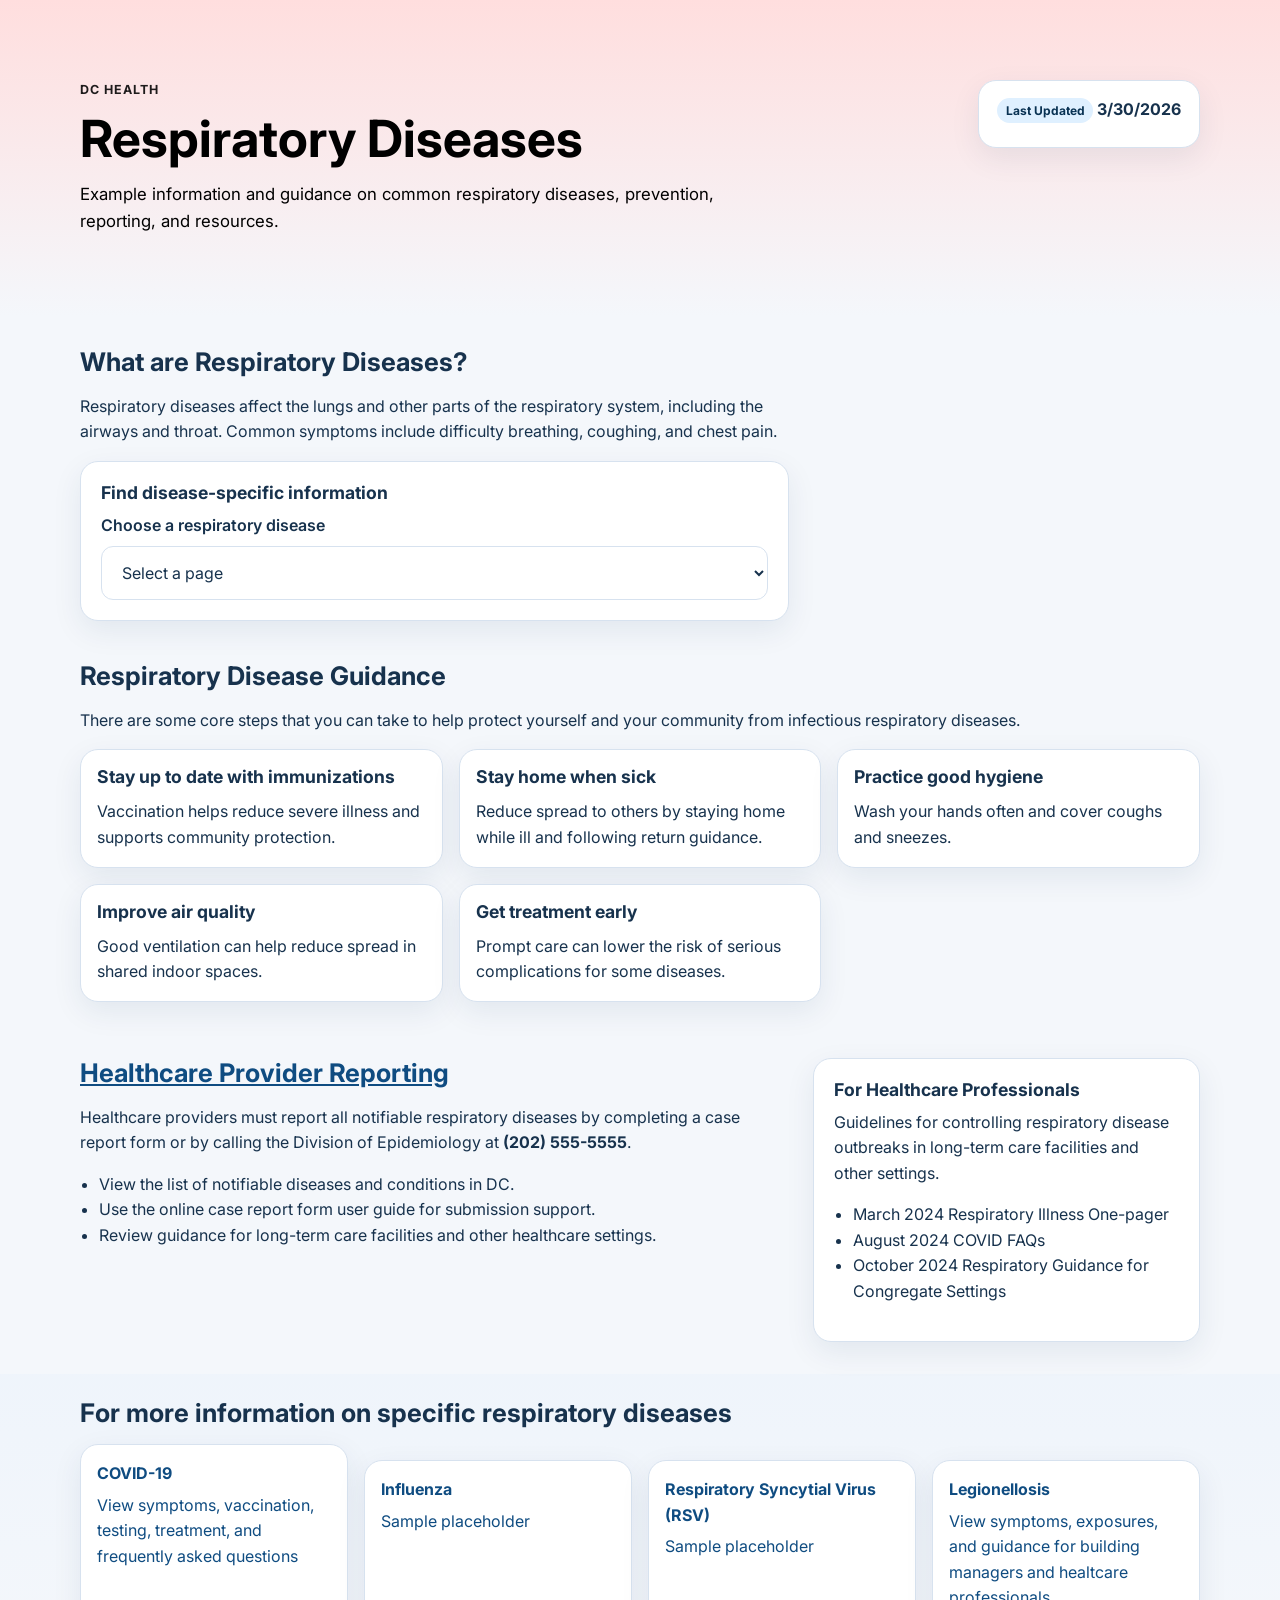
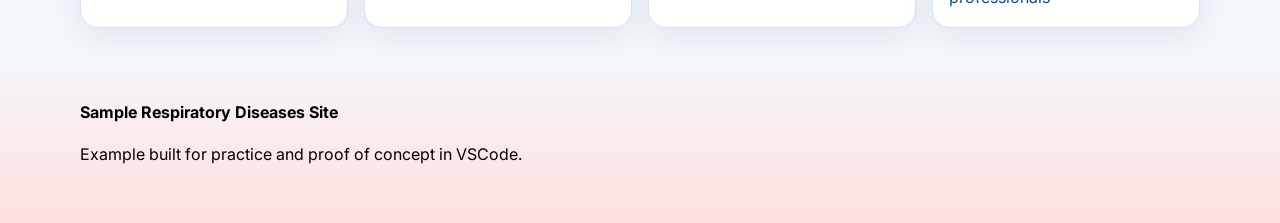
<file: index.html>
<!-- Pre-load info and picks style from the styles.css file page -->
<!DOCTYPE html>
<html lang="en">
<head>
  <meta charset="UTF-8" />
  <meta name="viewport" content="width=device-width, initial-scale=1.0" />
  <title>Respiratory Diseases | Sample Department of Health</title>
  <link rel="preconnect" href="https://fonts.googleapis.com">
  <link rel="preconnect" href="https://fonts.gstatic.com" crossorigin>
  <link href="https://fonts.googleapis.com/css2?family=Inter:wght@400;500;600;700;800&display=swap" rel="stylesheet">
  <link rel="stylesheet" href="styles.css" />
</head>
<!-- Header information -->
<body>
  <header class="topbar">
    <div class="container topbar-inner">
      <div>
        <div class="eyebrow">DC Health</div>
        <h1>Respiratory Diseases</h1>
        <p class="lede">Example information and guidance on common respiratory diseases, prevention, reporting, and resources.</p>
      </div>
      <div class="status-card">
        <span class="badge">Last Updated</span>
        <strong>3/30/2026</strong>
      </div>
    </div>
  </header>

  <main>
    <section class="hero">
      <div class="container two-col">
        <div>
          <h2>What are Respiratory Diseases?</h2>
          <p>
            Respiratory diseases affect the lungs and other parts of the respiratory system,
            including the airways and throat. Common symptoms include difficulty breathing,
            coughing, and chest pain.
          </p>
<!-- Buttons that takes you right to the disease specific website 
 Can be used in conjunction or replaces dropdown selection button
          <div class="button-row">
            <a class="button primary" href="covid.html">COVID-19</a>
            <a class="button primary" href="flu.html">Influenza</a>
            <a class="button primary" href="rsv.html">RSV</a>
            <a class="button primary" href="legionellosis.html">Legionellosis</a>
            <a class="button primary" href="#reporting">Healthcare provider reporting</a>
          </div>
        </div>
 -->
        <aside class="panel selector-panel" aria-labelledby="disease-nav-title">
          <h3 id="disease-nav-title">Find disease-specific information</h3>
          <label for="diseaseSelect" class="label">Choose a respiratory disease</label>
          <select id="diseaseSelect" class="select" aria-describedby="diseaseSelectHint">
            <option value="">Select a page</option>
            <option value="covid.html">COVID-19</option>
            <option value="influenza.html">Influenza</option>
            <option value="rsv.html">RSV</option>
            <option value="legionellosis.html">Legionellosis</option>
            <option value="caregiver.html">Caregiver guidance (WIP - placeholder)</option>
          </select>
        </aside>
      </div>
    </section>

    <section class="section">
      <div class="container">
        <h2>Respiratory Disease Guidance</h2>
        <p>There are some core steps that you can take to help protect yourself and your community from infectious respiratory diseases.</p>
        <div class="card-grid spread">
          <article class="info-card">
            <h3>Stay up to date with immunizations</h3>
            <p>Vaccination helps reduce severe illness and supports community protection.</p>
          </article>
          <article class="info-card">
            <h3>Stay home when sick</h3>
            <p>Reduce spread to others by staying home while ill and following return guidance.</p>
          </article>
          <article class="info-card">
            <h3>Practice good hygiene</h3>
            <p>Wash your hands often and cover coughs and sneezes.</p>
          </article>
          <article class="info-card">
            <h3>Improve air quality</h3>
            <p>Good ventilation can help reduce spread in shared indoor spaces.</p>
          </article>
          <article class="info-card">
            <h3>Get treatment early</h3>
            <p>Prompt care can lower the risk of serious complications for some diseases.</p>
          </article>
        </div>
      </div>
    </section>

    <section class="section" id="reporting">
      <div class="container two-col reporting-grid">
        <div>
          <h2>
            <a href="caregiver.html">Healthcare Provider Reporting</a>
          </h2>
          <p>
            Healthcare providers must report all notifiable respiratory diseases by completing a
            case report form or by calling the Division of Epidemiology at <strong>(202) 555-5555</strong>.
          </p>
          <ul class="clean-list">
            <li>View the list of notifiable diseases and conditions in DC.</li>
            <li>Use the online case report form user guide for submission support.</li>
            <li>Review guidance for long-term care facilities and other healthcare settings.</li>
          </ul>
        </div>
        <aside class="panel">
          <h3>For Healthcare Professionals</h3>
          <p>Guidelines for controlling respiratory disease outbreaks in long-term care facilities and other settings.</p>
          <ul class="attachment-list">
            <li>March 2024 Respiratory Illness One-pager</li>
            <li>August 2024 COVID FAQs</li>
            <li>October 2024 Respiratory Guidance for Congregate Settings</li>
          </ul>
        </aside>
      </div>
    </section>
  </main>

    <section class="section alt">
      <div class="container">
        <h2>For more information on specific respiratory diseases</h2>
        <div class="link-cards">
          <a class="link-card" href="covid.html">
            <strong>COVID-19</strong>
            <span>View symptoms, vaccination, testing, treatment, and frequently asked questions</span>
          </a>
          <div class="link-cards">
            <a class="link-card" href="flu.html">
              <strong>Influenza</strong>
              <span>Sample placeholder</span>
            </a>
          </div>
          <div class="link-cards">
            <a class="link-card" href="rsv.html">
              <strong>Respiratory Syncytial Virus (RSV)</strong>
              <span>Sample placeholder</span>
            </a>
          </div>
          <div class="link-cards">
            <a class="link-card" href="legionellosis.html">
              <strong>Legionellosis</strong>
              <span>View symptoms, exposures, and guidance for building managers and healtcare professionals</span>
            </a>
          </div>
        </div>
      </div>
    </section>

  <footer class="site-footer">
    <div class="container footer-inner">
      <div>
        <strong>Sample Respiratory Diseases Site</strong>
        <p>Example built for practice and proof of concept in VSCode.</p>
      </div>
    </div>
  </footer>

  <script src="script.js"></script>
</body>
</html>
</file>
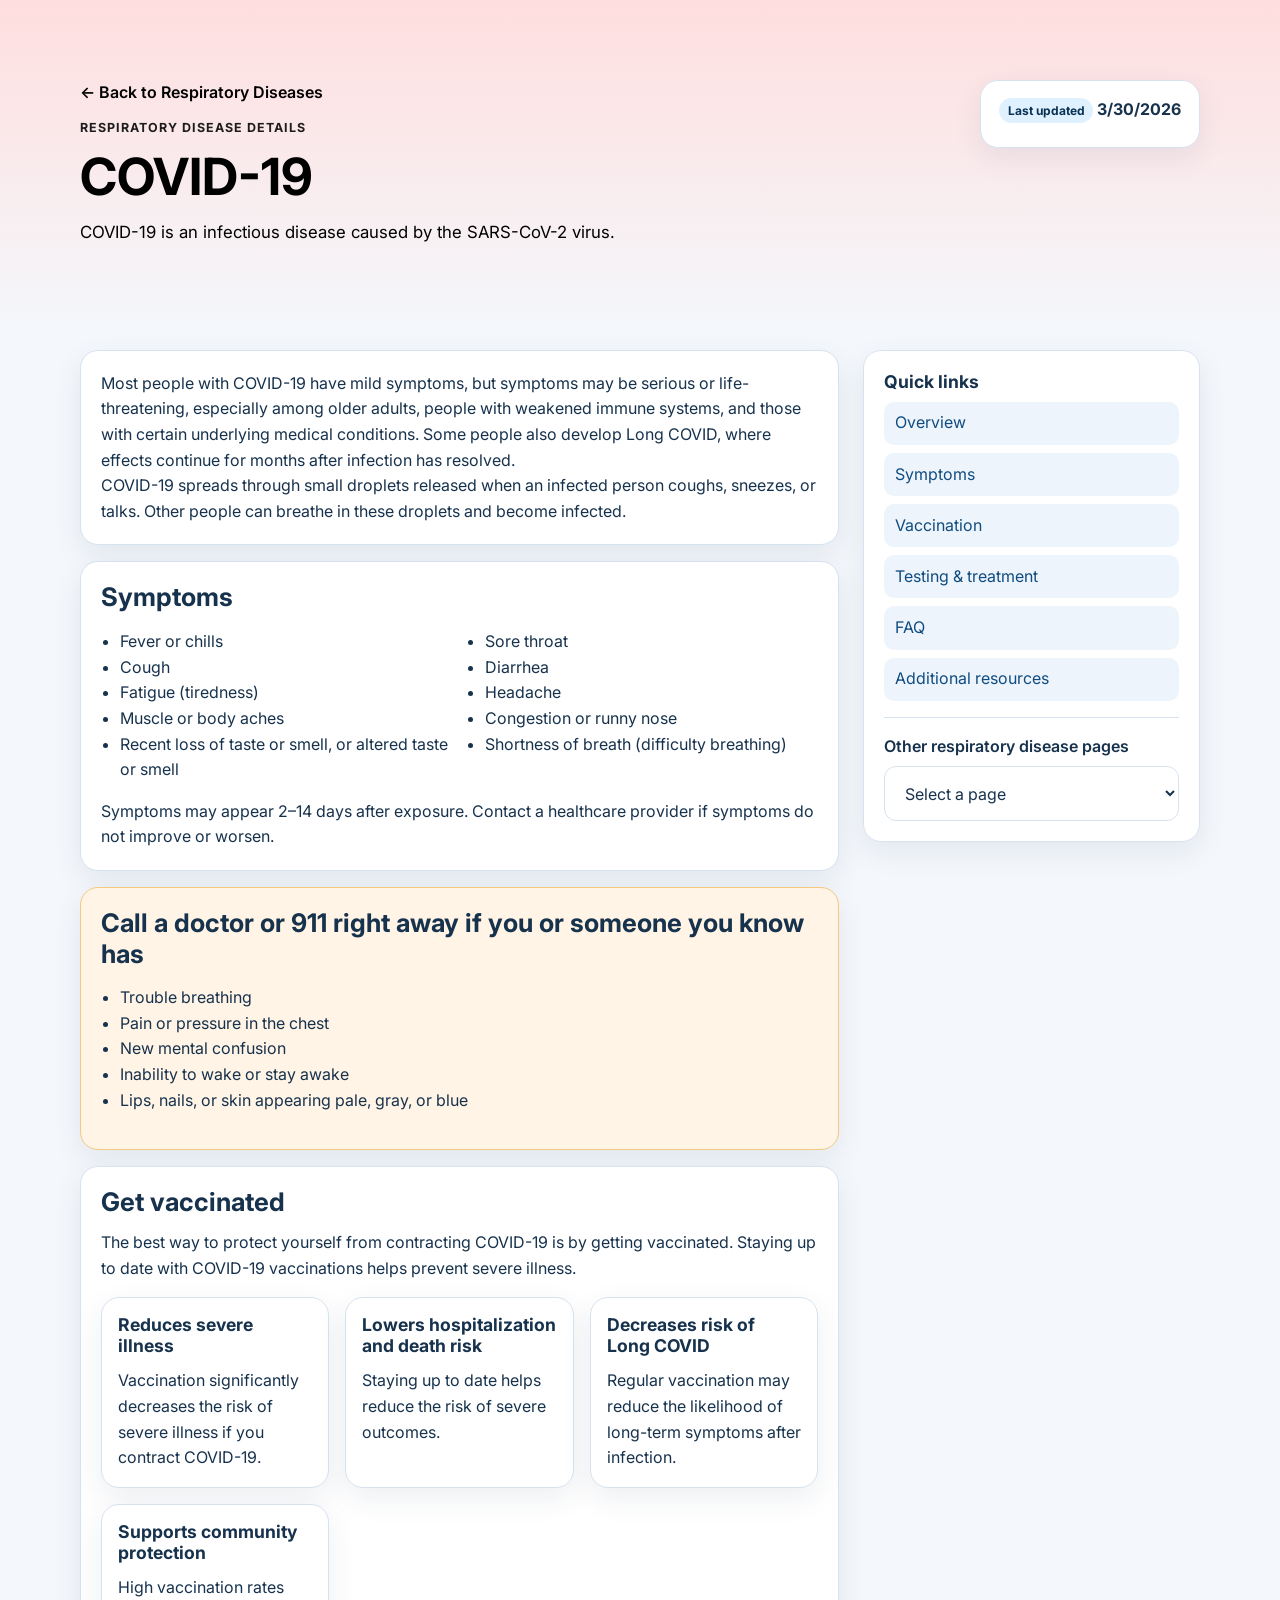
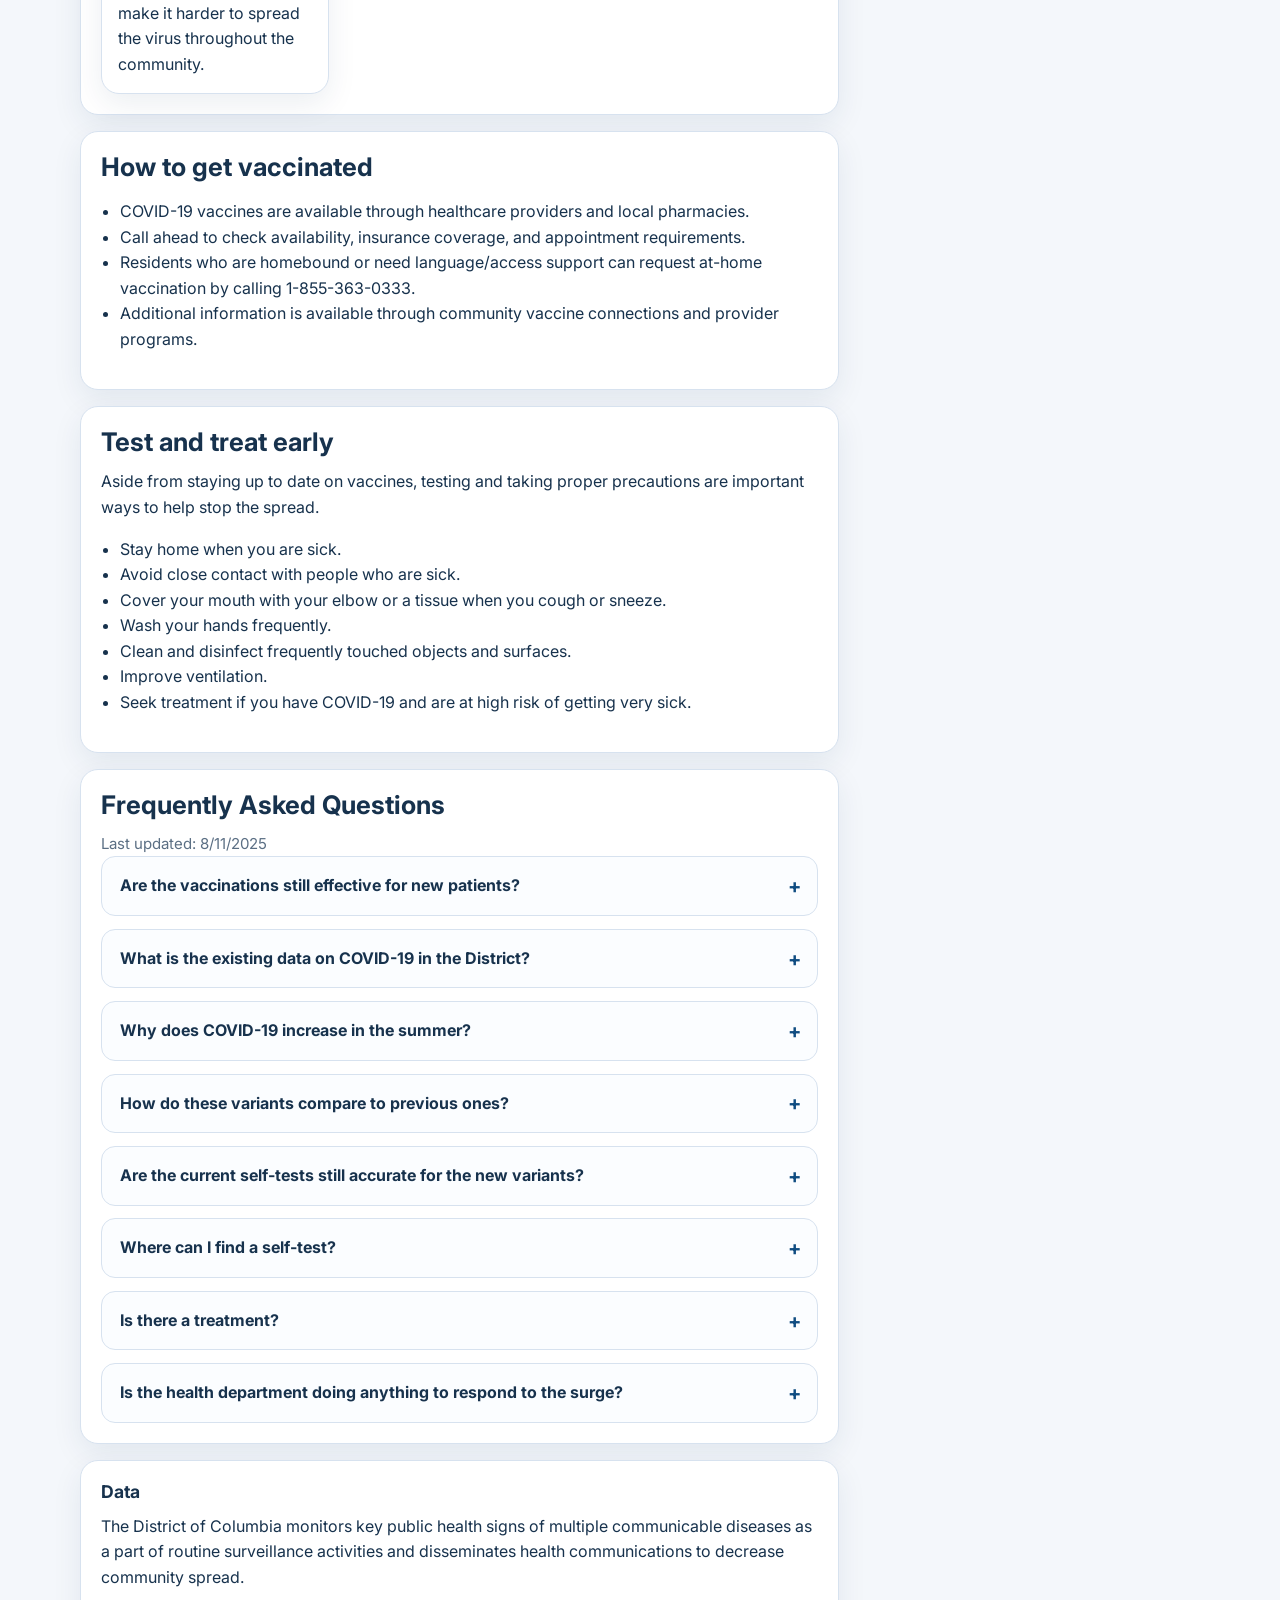
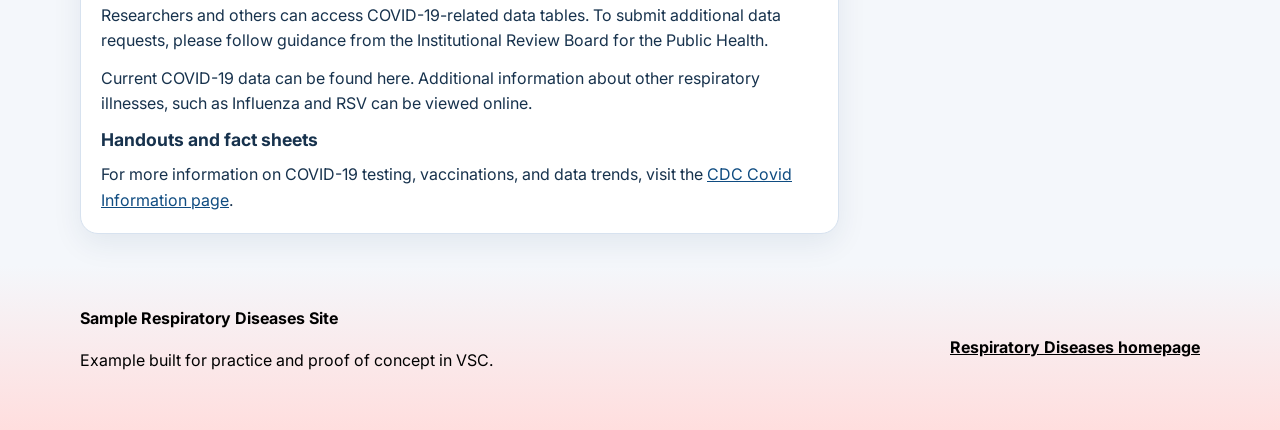
<file: covid.html>
<!DOCTYPE html>
<html lang="en">
<head>
  <meta charset="UTF-8" />
  <meta name="viewport" content="width=device-width, initial-scale=1.0" />
  <title>COVID-19 | Sample Department of Health</title>
  <link rel="preconnect" href="https://fonts.googleapis.com">
  <link rel="preconnect" href="https://fonts.gstatic.com" crossorigin>
  <link href="https://fonts.googleapis.com/css2?family=Inter:wght@400;500;600;700;800&display=swap" rel="stylesheet">
  <link rel="stylesheet" href="styles.css" />
</head>
<body>
  <header class="subpage-header">
    <div class="container subpage-header-inner">
      <div>
        <a class="back-link" href="index.html">← Back to Respiratory Diseases</a>
        <div class="eyebrow">Respiratory disease details</div>
        <h1>COVID-19</h1>
        <p class="lede">COVID-19 is an infectious disease caused by the SARS-CoV-2 virus.</p>
      </div>
      <div class="status-card">
        <span class="badge">Last updated</span>
        <strong>3/30/2026</strong>
      </div>
    </div>
  </header>

  <main>
    <section id="overview" class="section">
      <div class="container content-grid">
        <article class="main-content">
          <section class="content-block">
            <p>
              Most people with COVID-19 have mild symptoms, but symptoms may be serious or life-threatening,
              especially among older adults, people with weakened immune systems, and those with certain
              underlying medical conditions. Some people also develop Long COVID, where effects continue
              for months after infection has resolved.
            </p>
            <p></p>
            <p>
              COVID-19 spreads through small droplets released when an infected person coughs, sneezes,
              or talks. Other people can breathe in these droplets and become infected.
            </p>
          </section>

          <section id="symptoms" class="content-block">
            <h2>Symptoms</h2>
            <div class="list-columns two-columns">
              <ul>
                <li>Fever or chills</li>
                <li>Cough</li>
                <li>Fatigue (tiredness)</li>
                <li>Muscle or body aches</li>
                <li>Recent loss of taste or smell, or altered taste or smell</li>
                <li>Sore throat</li>
                <li>Diarrhea</li>
                <li>Headache</li>
                <li>Congestion or runny nose</li>
                <li>Shortness of breath (difficulty breathing)</li>
              </ul>
            </div>
            <p>Symptoms may appear 2–14 days after exposure. Contact a healthcare provider if symptoms do not improve or worsen.</p>
          </section>

          <section class="content-block warning-block">
            <h2>Call a doctor or 911 right away if you or someone you know has</h2>
            <ul>
              <li>Trouble breathing</li>
              <li>Pain or pressure in the chest</li>
              <li>New mental confusion</li>
              <li>Inability to wake or stay awake</li>
              <li>Lips, nails, or skin appearing pale, gray, or blue</li>
            </ul>
          </section>

          <section id="vaccination" class="content-block">
            <h2>Get vaccinated</h2>
            <p>
              The best way to protect yourself from contracting COVID-19 is by getting vaccinated.
              Staying up to date with COVID-19 vaccinations helps prevent severe illness.
            </p>
            <div class="card-grid compact">
              <article class="info-card">
                <h3>Reduces severe illness</h3>
                <p>Vaccination significantly decreases the risk of severe illness if you contract COVID-19.</p>
              </article>
              <article class="info-card">
                <h3>Lowers hospitalization and death risk</h3>
                <p>Staying up to date helps reduce the risk of severe outcomes.</p>
              </article>
              <article class="info-card">
                <h3>Decreases risk of Long COVID</h3>
                <p>Regular vaccination may reduce the likelihood of long-term symptoms after infection.</p>
              </article>
              <article class="info-card">
                <h3>Supports community protection</h3>
                <p>High vaccination rates make it harder to spread the virus throughout the community.</p>
              </article>
            </div>
          </section>

          <section class="content-block">
            <h2>How to get vaccinated</h2>
            <ul>
              <li>COVID-19 vaccines are available through healthcare providers and local pharmacies.</li>
              <li>Call ahead to check availability, insurance coverage, and appointment requirements.</li>
              <li>Residents who are homebound or need language/access support can request at-home vaccination by calling 1-855-363-0333.</li>
              <li>Additional information is available through community vaccine connections and provider programs.</li>
            </ul>
          </section>

          <section id="Testing" class="content-block">
            <h2>Test and treat early</h2>
            <p>Aside from staying up to date on vaccines, testing and taking proper precautions are important ways to help stop the spread.</p>
            <ul>
              <li>Stay home when you are sick.</li>
              <li>Avoid close contact with people who are sick.</li>
              <li>Cover your mouth with your elbow or a tissue when you cough or sneeze.</li>
              <li>Wash your hands frequently.</li>
              <li>Clean and disinfect frequently touched objects and surfaces.</li>
              <li>Improve ventilation.</li>
              <li>Seek treatment if you have COVID-19 and are at high risk of getting very sick.</li>
            </ul>
          </section>

          <section id="FAQ" class="content-block">
            <h2>Frequently Asked Questions</h2>
            <p class="small-meta">Last updated: 8/11/2025</p>

            <div class="faq-list">
              <details class="faq-item">
                <summary>Are the vaccinations still effective for new patients?</summary>
                <div class="faq-content">
                  <p>Yes. The updated vaccine formula can help prevent COVID-19 disease and reduce severity if you get sick. Protection decreases over time, so staying up to date matters, especially for adults aged 65 and older, people at high risk of severe illness, and people who have never been vaccinated.</p>
                </div>
              </details>

              <details class="faq-item">
                <summary>What is the existing data on COVID-19 in the District?</summary>
                <div class="faq-content">
                  <p>Current COVID-19 levels in the District are gradually increasing but remain below levels seen 
                    the prior summer. Wastewater surveillance remains an important tool for monitoring community spread, 
                    and hospitalizations remain low.</p>
                </div>
              </details>

              <details class="faq-item">
                <summary>Why does COVID-19 increase in the summer?</summary>
                <div class="faq-content">
                  <p>Increased summer travel and waning immunity from fall/winter vaccination or illness have 
                    historically created increases of COVID-19 in the summer.</p>
                </div>
              </details>

              <details class="faq-item">
                <summary>How do these variants compare to previous ones?</summary>
                <div class="faq-content">
                  <p>Current dominant variants (LP.8.1 and NB.1.8.1 (Nimbus)) are part of the Omicron lineage 
                    and evolved from a variant known as JN.1, which circulated widely in December 2023. 
                  </p>
                  <p style="margin-top: 0.75rem;"> 
                    There is limited evidence that suggests the current variants are more transmissible and 
                    there is no evidence to suggest they cause more severe disease. 
                    Anecdotally, some individuals who have become ill with the NB.1.8.1 (Nimbus) variant 
                    report a severe sore throat. However, it's important to note that a sore throat is a 
                    common symptom across various COVID-19 variants, and whether Nimbus causes a more severe 
                    sore throat hasn't been definitively proven by scientific studies.
                  </p>
                  <p style="margin-top: 0.75rem;">
                    Overall, symptoms remain similar to those of earlier Omicron variants: typically mild, 
                    with onset around 2-14 days from exposure. Milder symptoms mean that most people will not 
                    experience more severe outcomes, like hospitalization, from these variants. 
                  </p>
                </div>
              </details>

              <details class="faq-item">
                <summary>Are the current self-tests still accurate for the new variants?</summary>
                <div class="faq-content">
                  <p>Yes. Current self-tests are described as still detecting infection with the newer variants when used according to FDA and manufacturer directions.</p>
                </div>
              </details>

              <details class="faq-item">
                <summary>Where can I find a self-test?</summary>
                <div class="faq-content">
                  <p>Self-testing kits are available for purchase at drug stores, grocery stores, and other retail locations throughout the city.</p>
                </div>
              </details>

              <details class="faq-item">
                <summary>Is there a treatment?</summary>
                <div class="faq-content">
                  <p>Yes. Several medications have been approved for people at higher risk of severe illness, and treatment should begin within 5–7 days of symptom onset after prescription by a healthcare provider.</p>
                </div>
              </details>

              <details class="faq-item">
                <summary>Is the health department doing anything to respond to the surge?</summary>
                <div class="faq-content">
                  <p>Public health staff continue to monitor lab-confirmed cases, hospitalizations, and wastewater surveillance in the District.</p>
                </div>
              </details>
            </div>
          </section>
          <section id="Resources" class="content-block">
           <h3> Data </h3>
                <p>The District of Columbia monitors key public health signs of multiple communicable diseases as a part of routine surveillance activities and disseminates health communications to decrease community spread. </p>
                <p style="margin-top: 0.75rem;"> 
                    Researchers and others can access COVID-19-related data tables. To submit additional data 
                    requests, please follow guidance from the Institutional Review Board for the Public Health. 
                </p>
                <p style="margin-top: 0.75rem;"> Current COVID-19 data can be found here. Additional information 
                    about other respiratory illnesses, such as Influenza and RSV can be viewed online.  
                </p>
            <h3 style="margin-top: 0.75rem;"> Handouts and fact sheets</h3>
                <p> For more information on COVID-19 testing, vaccinations, and data trends, visit the 
                <a href="https://www.cdc.gov/covid/index.html" target="_blank" rel="noopener noreferrer">
                    CDC Covid Information page</a>. 
                </p>
          </section>
        </article>

        <aside class="sidebar">
          <div class="panel sticky-panel">
            <h3>Quick links</h3>
            <nav class="side-nav" aria-label="COVID-19 sections">
              <a href="#overview">Overview</a>
              <a href="#symptoms">Symptoms</a>
              <a href="#vaccination">Vaccination</a>
              <a href="#Testing">Testing & treatment</a>
              <a href="#FAQ">FAQ</a>
              <a href="#Resources">Additional resources</a>
            </nav>
            <hr />
            <label for="diseaseSelectSub" class="label">Other respiratory disease pages</label>
            <select id="diseaseSelectSub" class="select">
              <option value="">Select a page</option>
              <option value="index.html">Respiratory Diseases homepage</option>
              <option value="Influenza.html">Influenza</option>
              <option value="rsv.html">RSV</option>
              <option value="legionellosis.html">Legionellosis</option>
              <option value="caregiver.html">Caregiver guidance (WIP - placeholder)</option>
            </select>
          </div>
        </aside>
      </div>
    </section>
  </main>

  <footer class="site-footer">
    <div class="container footer-inner">
      <div>
        <strong>Sample Respiratory Diseases Site</strong>
        <p>Example built for practice and proof of concept in VSC.</p>
      </div>
      <a href="index.html" class="footer-link">Respiratory Diseases homepage</a>
    </div>
  </footer>

  <script src="script.js"></script>
</body>
</html>
</file>
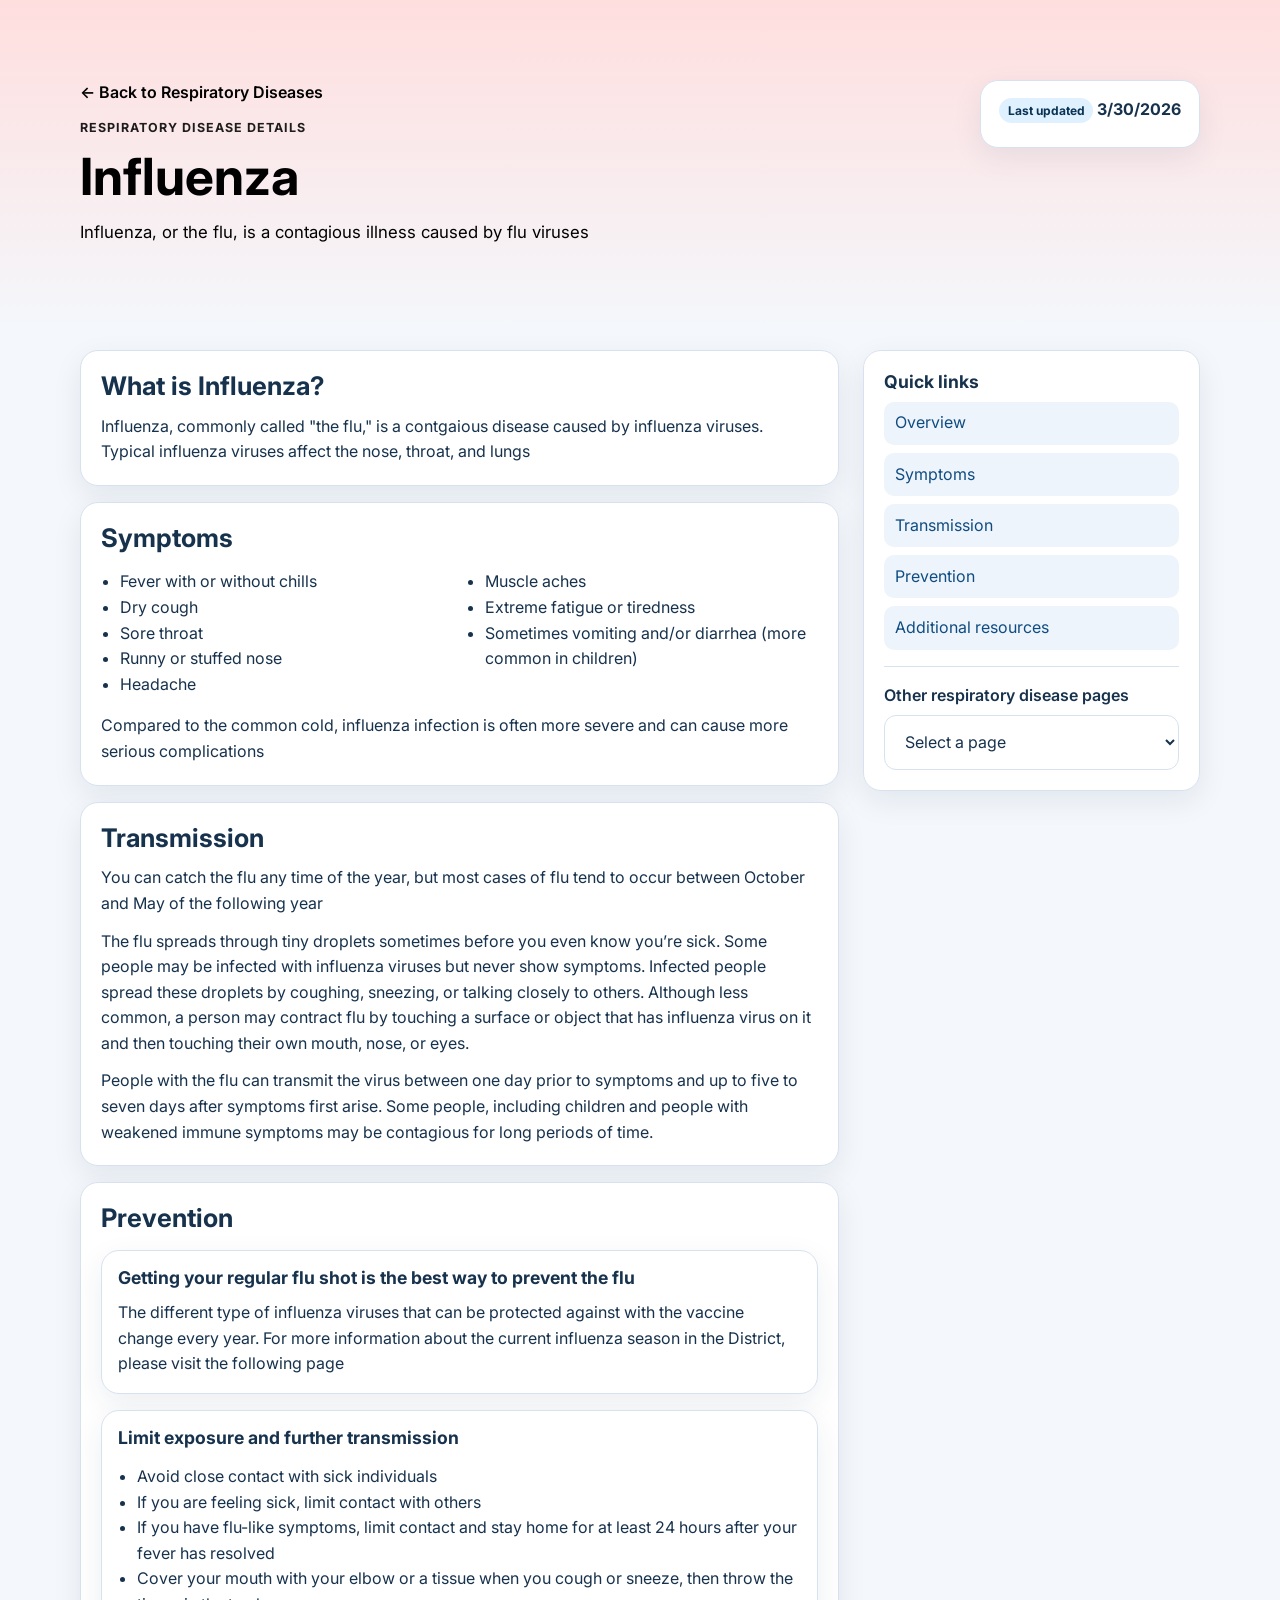
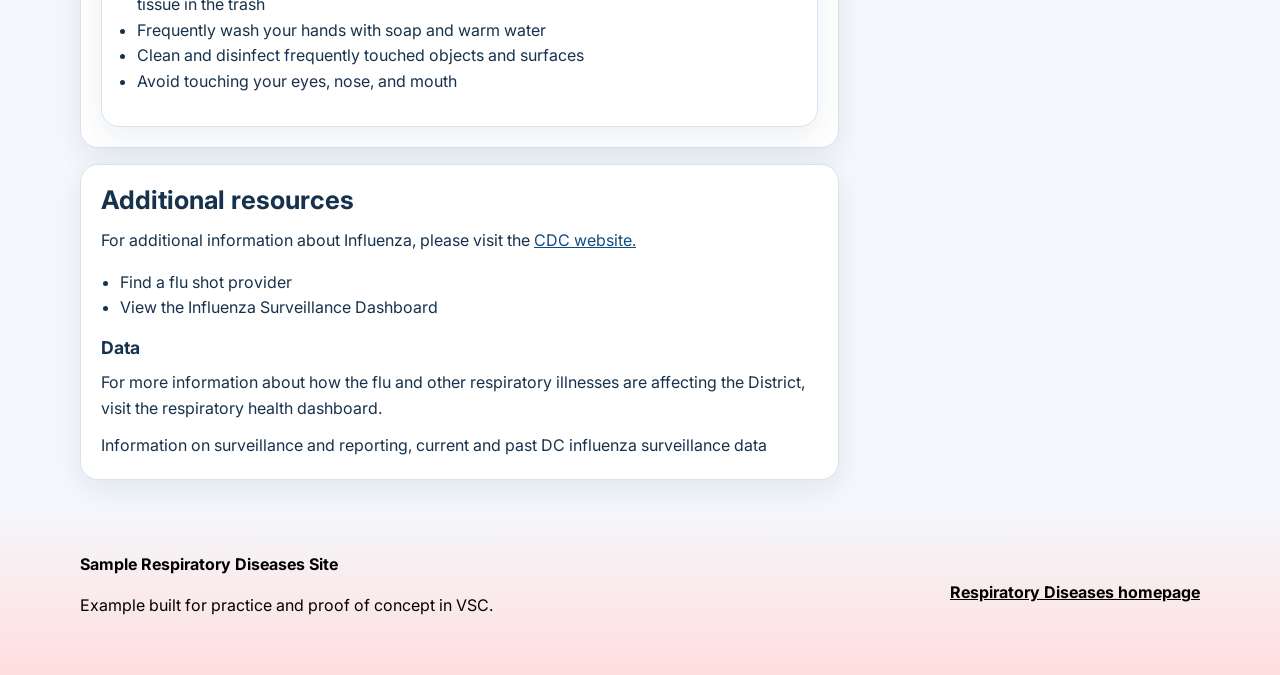
<file: influenza.html>
<!DOCTYPE html>
<html lang="en">
<head>
  <meta charset="UTF-8" />
  <meta name="viewport" content="width=device-width, initial-scale=1.0" />
  <title>Influenza | Sample Department of Health</title>
  <link rel="preconnect" href="https://fonts.googleapis.com">
  <link rel="preconnect" href="https://fonts.gstatic.com" crossorigin>
  <link href="https://fonts.googleapis.com/css2?family=Inter:wght@400;500;600;700;800&display=swap" rel="stylesheet">
  <link rel="stylesheet" href="styles.css" />
</head>
<body>
  <header class="subpage-header">
    <div class="container subpage-header-inner">
      <div>
        <a class="back-link" href="index.html">← Back to Respiratory Diseases</a>
        <div class="eyebrow">Respiratory disease details</div>
        <h1>Influenza</h1>
        <p class="lede">Influenza, or the flu, is a contagious illness caused by flu viruses</p>
      </div>
      <div class="status-card">
        <span class="badge">Last updated</span>
        <strong>3/30/2026</strong>
      </div>
    </div>
  </header>

  <main>
    <section class="section">
      <div class="container content-grid">
        <article class="main-content">
          <section class="content-block">
            <h2>What is Influenza?</h2>
            <p>
              Influenza, commonly called "the flu," is a contgaious disease caused by influenza viruses. Typical influenza viruses affect the nose, throat, and lungs
            </p>
          </section>

          <section id="symptoms" class="content-block">
            <h2>Symptoms</h2>
            <div class="list-columns two-columns">
              <ul>
                <li>Fever with or without chills</li>
                <li>Dry cough</li>
                <li>Sore throat</li>
                <li>Runny or stuffed nose</li>
                <li>Headache</li>
                <li>Muscle aches</li>
                <li>Extreme fatigue or tiredness</li>
                <li>Sometimes vomiting and/or diarrhea (more common in children)</li>
              </ul>
            </div>
            <p>Compared to the common cold, influenza infection is often more severe and can cause more serious complications</p>
          </section>

          <section id="transmission" class="content-block">
            <h2>Transmission</h2>
            <p>
              You can catch the flu any time of the year, but most cases of flu tend to occur between October and May of the 
              following year
            </p>
            <p style="margin-top: 0.75rem;">
              The flu spreads through tiny droplets sometimes before you even know you’re sick. Some people may be infected with 
              influenza viruses but never show symptoms. Infected people spread these droplets by coughing, sneezing, or talking 
              closely to others. Although less common, a person may contract flu by touching a surface or object that has 
              influenza virus on it and then touching their own mouth, nose, or eyes.
            </p>
            <p style="margin-top: 0.75rem;">
              People with the flu can transmit the virus between one day prior to symptoms and up to five to seven days after 
              symptoms first arise. Some people, including children and people with weakened immune symptoms may be 
              contagious for long periods of time.
            </p>
          </section>

          <section id="prevention" class="content-block">
            <h2>Prevention</h2>
            <div class="card-grid compact">
              <article class="info-card">
                <h3>Getting your regular flu shot is the best way to prevent the flu</h3>
                <p>
                  The different type of influenza viruses that can be protected against with the vaccine change every year. 
                  For more information about the current influenza season in the District, please visit the following page
                </p>
              </article>
            </div>
            <div class="card-grid compact">
              <article class="info-card">
                <h3>Limit exposure and further transmission</h3>
                  <div class="list-columns">
                    <ul>
                        <li>Avoid close contact with sick individuals</li>
                        <li>If you are feeling sick, limit contact with others</li>
                        <li>If you have flu-like symptoms, limit contact and stay home for at least 24 hours after your fever has resolved</li>
                        <li>Cover your mouth with your elbow or a tissue when you cough or sneeze, then throw the tissue in the trash</li>
                        <li>Frequently wash your hands with soap and warm water</li>
                        <li>Clean and disinfect frequently touched objects and surfaces</li>
                        <li>Avoid touching your eyes, nose, and mouth</li>
                    </ul>
                  </div>
              </article>
            </div>
          </section>

          <section id="Resources" class="content-block">
            <h2>Additional resources</h2>
            <p> 
              For additional information about Influenza, please visit the 
              <a href="https://www.cdc.gov/flu/">
                CDC website.
              </a>
            </p>
                <div class="list-columns">
                    <ul>
                        <li>
                            Find a flu shot provider
                        </li>
                        <li>
                            View the Influenza Surveillance Dashboard
                        </li>
                    </ul>
                </div>
            <h3 style="margin-top: 0.75rem;"> Data</h3>
                <p>For more information about how the flu and other respiratory illnesses are affecting the District, visit the 
                  respiratory health dashboard.</p>
                <p style="margin-top:0.75rem;">
                  Information on surveillance and reporting, current and past DC influenza surveillance data
                </p>
          </section>
        </article>

        <aside class="sidebar">
          <div class="panel sticky-panel">
            <h3>Quick links</h3>
            <nav class="side-nav" aria-label="Page sections">
              <a href="#overview">Overview</a>
              <a href="#symptoms">Symptoms</a>
              <a href="#transmission">Transmission</a>
              <a href="#prevention">Prevention</a>
              <a href="#Resources">Additional resources</a>
            </nav>
            <hr />
            <label for="diseaseSelectSub" class="label">Other respiratory disease pages</label>
            <select id="diseaseSelectSub" class="select">
              <option value="">Select a page</option>
              <option value="index.html">Respiratory Diseases homepage</option>
              <option value="covid.html">COVID-19</option>
              <option value="rsv.html">RSV</option>
              <option value="legionellosis.html">Legionellosis</option>
              <option value="caregiver.html">Caregiver guidance (WIP - placeholder)</option>
            </select>
          </div>
        </aside>
      </div>
    </section>
  </main>

  <footer class="site-footer">
    <div class="container footer-inner">
      <div>
        <strong>Sample Respiratory Diseases Site</strong>
        <p>Example built for practice and proof of concept in VSC.</p>
      </div>
      <a href="index.html" class="footer-link">Respiratory Diseases homepage</a>
    </div>
  </footer>

  <script src="script.js"></script>
</body>
</html>
</file>
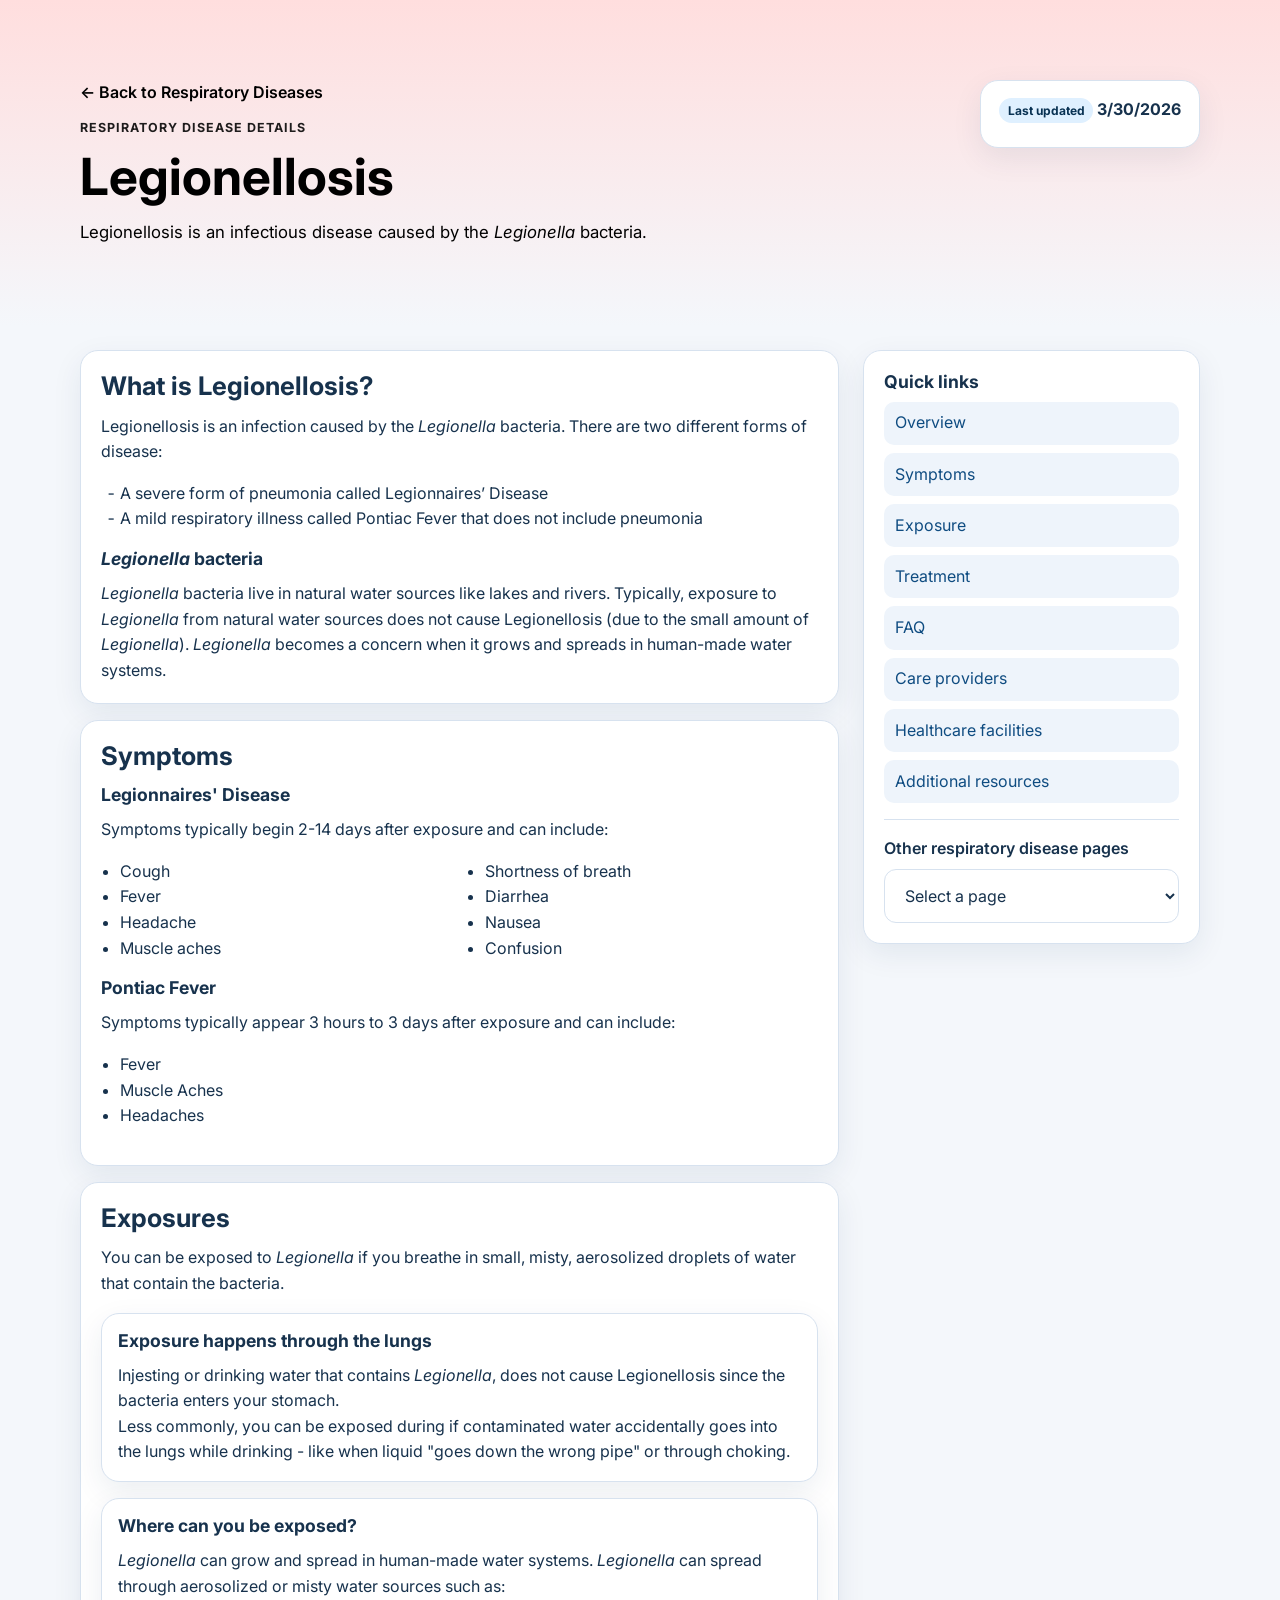
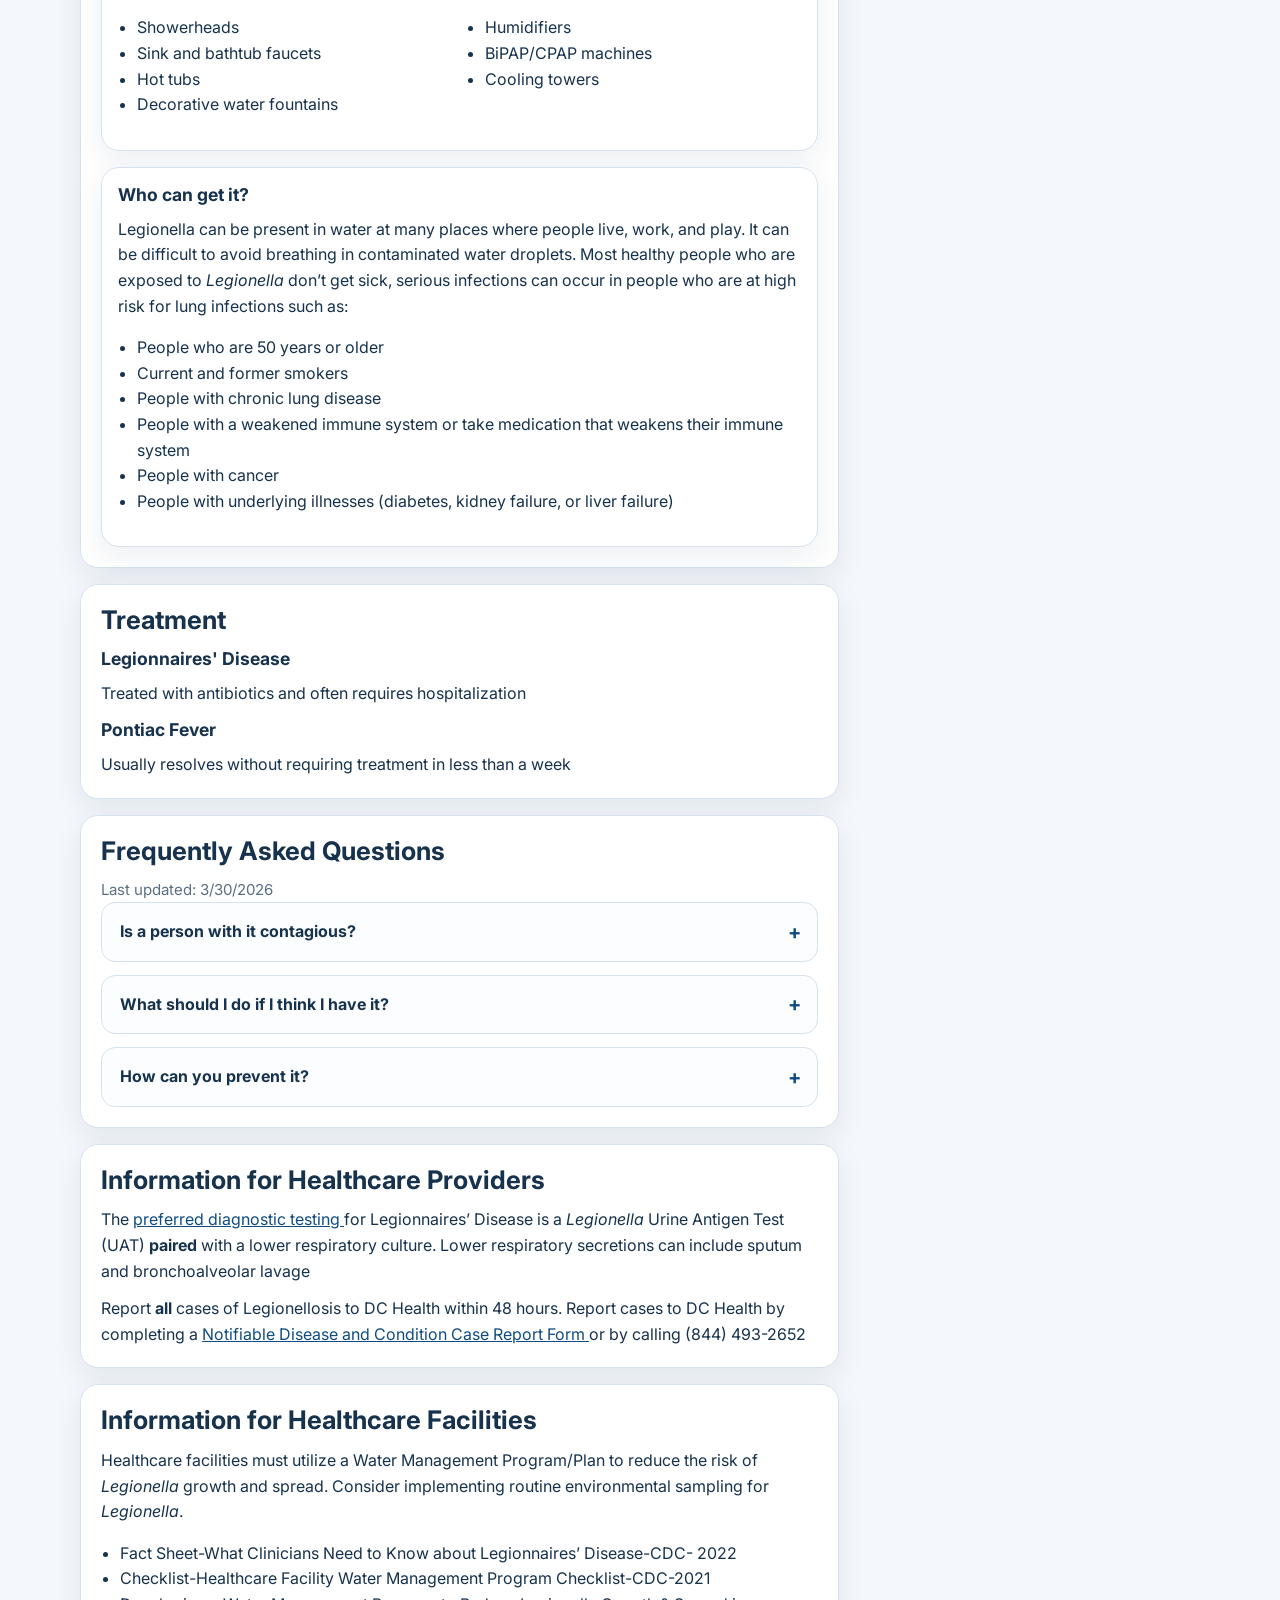
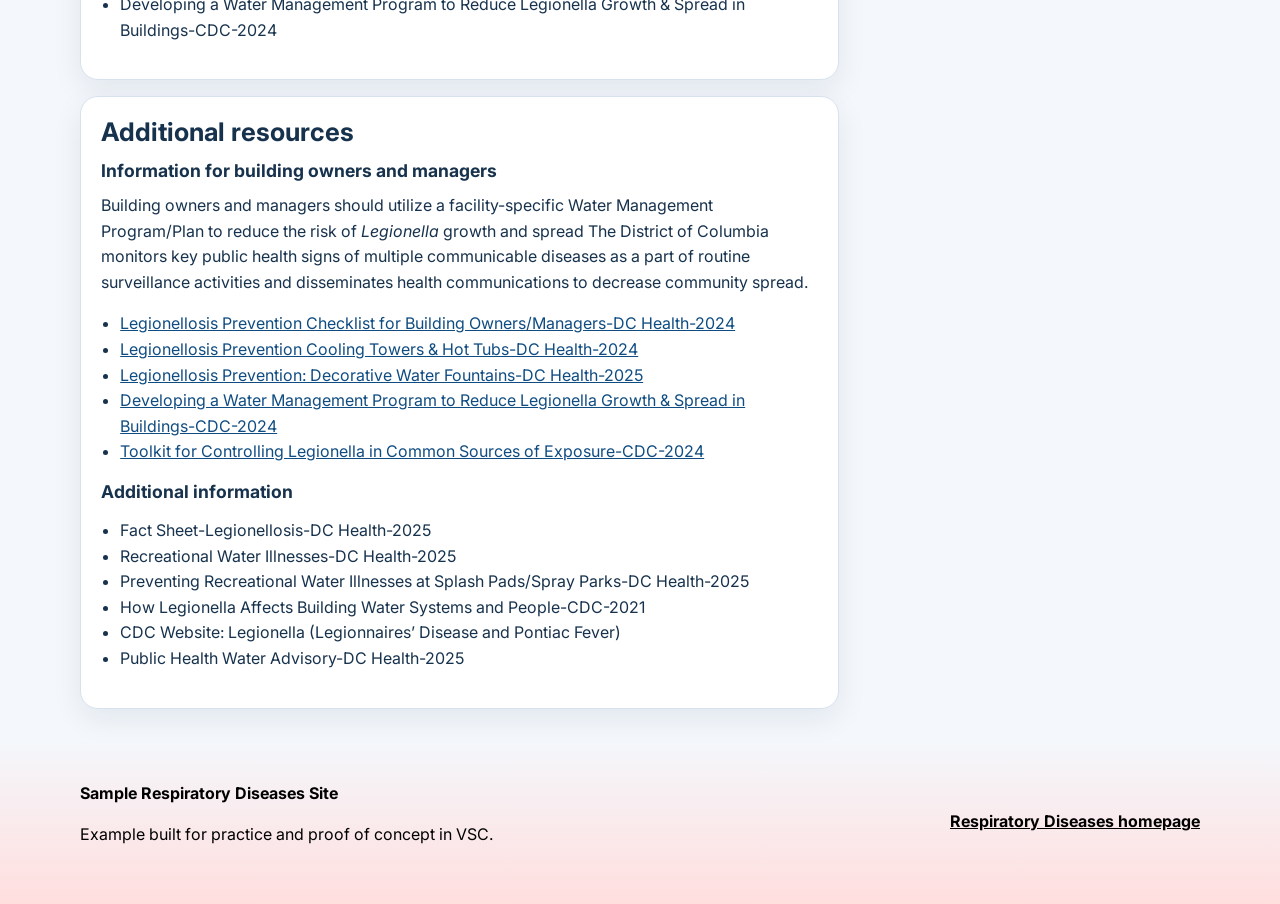
<file: legionellosis.html>
<!DOCTYPE html>
<html lang="en">
<head>
  <meta charset="UTF-8" />
  <meta name="viewport" content="width=device-width, initial-scale=1.0" />
  <title>Legionellosis | Sample Department of Health</title>
  <link rel="preconnect" href="https://fonts.googleapis.com">
  <link rel="preconnect" href="https://fonts.gstatic.com" crossorigin>
  <link href="https://fonts.googleapis.com/css2?family=Inter:wght@400;500;600;700;800&display=swap" rel="stylesheet">
  <link rel="stylesheet" href="styles.css" />
</head>
<body>
  <header class="subpage-header">
    <div class="container subpage-header-inner">
      <div>
        <a class="back-link" href="index.html">← Back to Respiratory Diseases</a>
        <div class="eyebrow">Respiratory disease details</div>
        <h1>Legionellosis</h1>
        <p class="lede">Legionellosis is an infectious disease caused by the <em>Legionella</em> bacteria.</p>
      </div>
      <div class="status-card">
        <span class="badge">Last updated</span>
        <strong>3/30/2026</strong>
      </div>
    </div>
  </header>

  <main>
    <section class="section">
      <div class="container content-grid">
        <article class="main-content">
          <section class="content-block">
            <h2>What is Legionellosis?</h2>
            <p>
              Legionellosis is an infection caused by the <em>Legionella</em> bacteria. There are  two different forms of disease:
              <ul style="list-style-type: '- ';">
              <li> A severe form of pneumonia called Legionnaires’ Disease </li>
              <li> A mild respiratory illness called Pontiac Fever that does not include pneumonia</li>
              </ul>
            </p>

            <h3> <em>Legionella</em> bacteria </h3>
            <p><em>Legionella</em> bacteria live in natural water sources like lakes and rivers. 
                Typically, exposure to <em>Legionella</em> from natural water sources does not cause Legionellosis 
                (due to the small amount of <em>Legionella</em>). <em>Legionella</em> becomes a concern when it grows and spreads in 
                human-made water systems.</p>
          </section>

          <section id="symptoms" class="content-block">
            <h2>Symptoms</h2>
            <h3>Legionnaires' Disease</h3>
            <p>Symptoms typically begin 2-14 days after exposure and can include:</p>
            <div class="list-columns two-columns">
              <ul>
                <li>Cough</li>
                <li>Fever</li>
                <li>Headache</li>
                <li>Muscle aches</li>
                <li>Shortness of breath</li>
                <li>Diarrhea</li>
                <li>Nausea</li>
                <li>Confusion</li>
              </ul>
            </div>
            <h3>Pontiac Fever</h3>
            <p>Symptoms typically appear 3 hours to 3 days after exposure and can include:</p>
            <div class="list-columns">
              <ul>
                <li>Fever</li>
                <li>Muscle Aches</li>
                <li>Headaches</li>
              </ul>
            </div>
          </section>

          <section id="exposure" class="content-block">
            <h2>Exposures</h2>
            <p>
              You can be exposed to <em>Legionella</em> if you breathe in small, misty, aerosolized droplets of water 
              that contain the bacteria.
            </p>
            <div class="card-grid compact">
              <article class="info-card">
                <h3>Exposure happens through the lungs</h3>
                <p>Injesting or drinking water that contains <em>Legionella</em>, does not cause Legionellosis 
                    since the bacteria enters your stomach.</p>
                <p> Less commonly, you can be exposed during if contaminated water accidentally goes into the lungs while drinking
                    - like when liquid "goes down the wrong pipe" or through choking.  </p>
              </article>
            </div>
                    <div class="card-grid compact">
              <article class="info-card">
                <h3>Where can you be exposed?</h3>
                <p><em>Legionella</em> can grow and spread in human-made water systems. <em>Legionella</em> can spread through aerosolized 
                    or misty water sources such as:</p>
            <div class="list-columns two-columns">
              <ul>
                <li>Showerheads</li>
                <li>Sink and bathtub faucets</li>
                <li>Hot tubs</li>
                <li>Decorative water fountains</li>
                <li>Humidifiers</li>
                <li>BiPAP/CPAP machines</li>
                <li>Cooling towers</li>
              </ul>
              </article>
            </div>
            <div class="card-grid compact">
              <article class="info-card">
                <h3>Who can get it?</h3>
                <p>Legionella can be present in water at many places where people live, work, and play. 
                    It can be difficult to avoid breathing in contaminated water droplets. Most healthy people 
                    who are exposed to <em>Legionella</em> don’t get sick, serious infections can occur in people who 
                    are at high risk for lung infections such as:</p>
                <div class="list-columns">
                    <ul>
                        <li>People who are 50 years or older</li>
                        <li>Current and former smokers</li>
                        <li>People with chronic lung disease</li>
                        <li>People with a weakened immune system or take medication that weakens their immune system</li>
                        <li>People with cancer</li>
                        <li>People with underlying illnesses (diabetes, kidney failure, or liver failure)</li>
                    </ul>
                </div>
                </article>
            </div>
          </section>

          <section id="treatment" class="content-block">
            <h2>Treatment</h2>
            <h3> Legionnaires' Disease </h3>
            <p> Treated with antibiotics and often requires hospitalization</p>
            <h3 style="margin-top: 0.75rem;"> Pontiac Fever </h3>
            <p> Usually resolves without requiring treatment in less than a week</p>
          </section>

          <section id="FAQ" class="content-block">
            <h2>Frequently Asked Questions</h2>
            <p class="small-meta">Last updated: 3/30/2026</p>

            <div class="faq-list">
              <details class="faq-item">
                <summary>Is a person with it contagious?</summary>
                <div class="faq-content">
                  <p>In general, people do not spread Legionellosis to other people. However, this may be possible in rare circumstances.</p>
                </div>
              </details>

              <details class="faq-item">
                <summary>What should I do if I think I have it?</summary>
                <div class="faq-content">
                  <p>Reach out to a healthcare provider or visit a healthcare facility (primary care physician, urgent care, emergency department) if you think you have Legionellosis. The healthcare provider will conduct laboratory tests if they suspect Legionellosis.</p>
                </div>
              </details>

              <details class="faq-item">
                <summary>How can you prevent it?</summary>
                <div class="faq-content">
                  <p>There are no vaccines to prevent Legionellosis. Instead, the key is to reduce the risk of <em>Legionella</em> growth and spread. You can also avoid or limit your exposure to aerosolized water. For example, by taking a bath instead of a shower.</p>
                    <p style="margin-top: 0.75rem;">
                        <a href="https://dchealth.dc.gov/sites/default/files/dc/sites/doh/Preventing%20Legionellosis%20at%20Home_2025.pdf" target="_blank">
                        Preventing Legionellosis at Home
                        </a>
                    </p>
                </div>
              </details>
            </section>
        <section id="providers" class="content-block">
            <h2>Information for Healthcare Providers</h2>
            <p> The 
                <a href="https://dchealth.dc.gov/sites/default/files/dc/sites/doh/Legionellosis%20Testing%20Guidance%20for%20Healthcare%20Providers_2025.pdf" target="_blank">
                    preferred diagnostic testing
                </a>
                for Legionnaires’ Disease is a <em>Legionella</em> Urine Antigen 
                Test (UAT) <strong>paired</strong> with a lower respiratory culture. Lower respiratory secretions can 
                include sputum and bronchoalveolar lavage
            </p>
            <p style="margin-top: 0.75rem;">
                Report <strong>all</strong> cases of Legionellosis to DC Health within 48 hours. Report 
                cases to DC Health by completing a 
                    <a href="https://dchealth.dc.gov/sites/default/files/dc/sites/doh/DC%20DOH%20Online%20Notifiable%20Disease%20Case%20Report%20Form%20User%20Guide.pdf" target="_blank">
                    Notifiable Disease and Condition Case Report Form 
                    </a>
                or by calling (844) 493-2652
            </p>
          </section>
        <section id="healthcare" class="content-block">
            <h2>Information for Healthcare Facilities</h2>
            <p> Healthcare facilities must utilize a Water Management Program/Plan to reduce the risk of <em>Legionella</em> growth 
                and spread. Consider implementing routine environmental sampling for <em>Legionella</em>.</p>
            <div class="list-columns">
                <ul>
                    <li>
                        Fact Sheet-What Clinicians Need to Know about Legionnaires’ Disease-CDC- 2022
                    </li>
                    <li>
                        Checklist-Healthcare Facility Water Management Program Checklist-CDC-2021
                    </li>
                    <li>
                        Developing a Water Management Program to Reduce Legionella Growth & Spread in Buildings-CDC-2024
                    </li>
                </ul>
            </div>
          </section>

          <section id="Resources" class="content-block">
            <h2>Additional resources</h2>
            <h3> Information for building owners and managers </h3>
                <p>Building owners and managers should utilize a facility-specific Water Management Program/Plan 
                    to reduce the risk of <em>Legionella</em> growth and spread
                    The District of Columbia monitors key public health signs of multiple communicable diseases as a part of routine surveillance activities and disseminates health communications to decrease community spread. </p>
                <div class="list-columns">
                    <ul>
                        <li>
                            <a href="https://dchealth.dc.gov/sites/default/files/dc/sites/doh/2025-06-CPPE-Legionellosis-Prevention-Checklist_r0.pdf" target="_blank" rel="noopener noreferrer">
                                Legionellosis Prevention Checklist for Building Owners/Managers-DC Health-2024
                            </a>
                        </li>
                        <li>
                            <a href="https://dchealth.dc.gov/sites/default/files/dc/sites/doh/2024-06-CPPE-Legionellosis-Prevention-CoolingTowers%26HotTubs-flyer-2.pdf">
                                Legionellosis Prevention Cooling Towers & Hot Tubs-DC Health-2024
                            </a>
                        </li>
                        <li>
                            <a href="https://dchealth.dc.gov/sites/default/files/dc/sites/doh/Legionellosis%20Prevention-%20Decorative%20Water%20Fountains_one%20pager.pdf">
                                Legionellosis Prevention: Decorative Water Fountains-DC Health-2025
                            </a>
                        </li>
                        <li>
                            <a href="https://dchealth.dc.gov/sites/default/files/dc/sites/doh/toolkit_developing%20WMP-cdc.pdf">
                                Developing a Water Management Program to Reduce Legionella Growth & Spread in Buildings-CDC-2024
                            </a>
                        </li>
                        <li>
                            <a href="https://dchealth.dc.gov/sites/default/files/dc/sites/doh/Control%20LD-Toolkit-CDC.pdf">
                                Toolkit for Controlling Legionella in Common Sources of Exposure-CDC-2024
                            </a>
                        </li>
                    </ul>
                </div>
            <h3> Additional information </h3>
                <div class="list-columns">
                    <ul>
                        <li>
                            Fact Sheet-Legionellosis-DC Health-2025
                        </li>
                        <li>
                            Recreational Water Illnesses-DC Health-2025
                        </li>
                        <li>
                            Preventing Recreational Water Illnesses at Splash Pads/Spray Parks-DC Health-2025
                        </li>
                        <li>
                            How Legionella Affects Building Water Systems and People-CDC-2021
                        </li>
                        <li>
                            CDC Website: Legionella (Legionnaires’ Disease and Pontiac Fever)
                        </li>
                        <li>
                            Public Health Water Advisory-DC Health-2025
                        </li>
                    </ul>
                </div>
            </h3>
          </section>
        </article>

        <aside class="sidebar">
          <div class="panel sticky-panel">
            <h3>Quick links</h3>
            <nav class="side-nav" aria-label="Page sections">
              <a href="#overview">Overview</a>
              <a href="#symptoms">Symptoms</a>
              <a href="#exposure">Exposure</a>
              <a href="#treatment">Treatment</a>
              <a href="#FAQ">FAQ</a>
              <a href="#providers">Care providers</a>
              <a href="#healthcare">Healthcare facilities</a>
              <a href="#Resources">Additional resources</a>
            </nav>
            <hr />
            <label for="diseaseSelectSub" class="label">Other respiratory disease pages</label>
            <select id="diseaseSelectSub" class="select">
              <option value="">Select a page</option>
              <option value="index.html">Respiratory Diseases homepage</option>
              <option value="covid.html">COVID-19</option>
              <option value="Influenza.html">Influenza</option>
              <option value="rsv.html">RSV</option>
              <option value="caregiver.html">Caregiver guidance (WIP - placeholder)</option>
            </select>
          </div>
        </aside>
      </div>
    </section>
  </main>

  <footer class="site-footer">
    <div class="container footer-inner">
      <div>
        <strong>Sample Respiratory Diseases Site</strong>
        <p>Example built for practice and proof of concept in VSC.</p>
      </div>
      <a href="index.html" class="footer-link">Respiratory Diseases homepage</a>
    </div>
  </footer>

  <script src="script.js"></script>
</body>
</html>
</file>
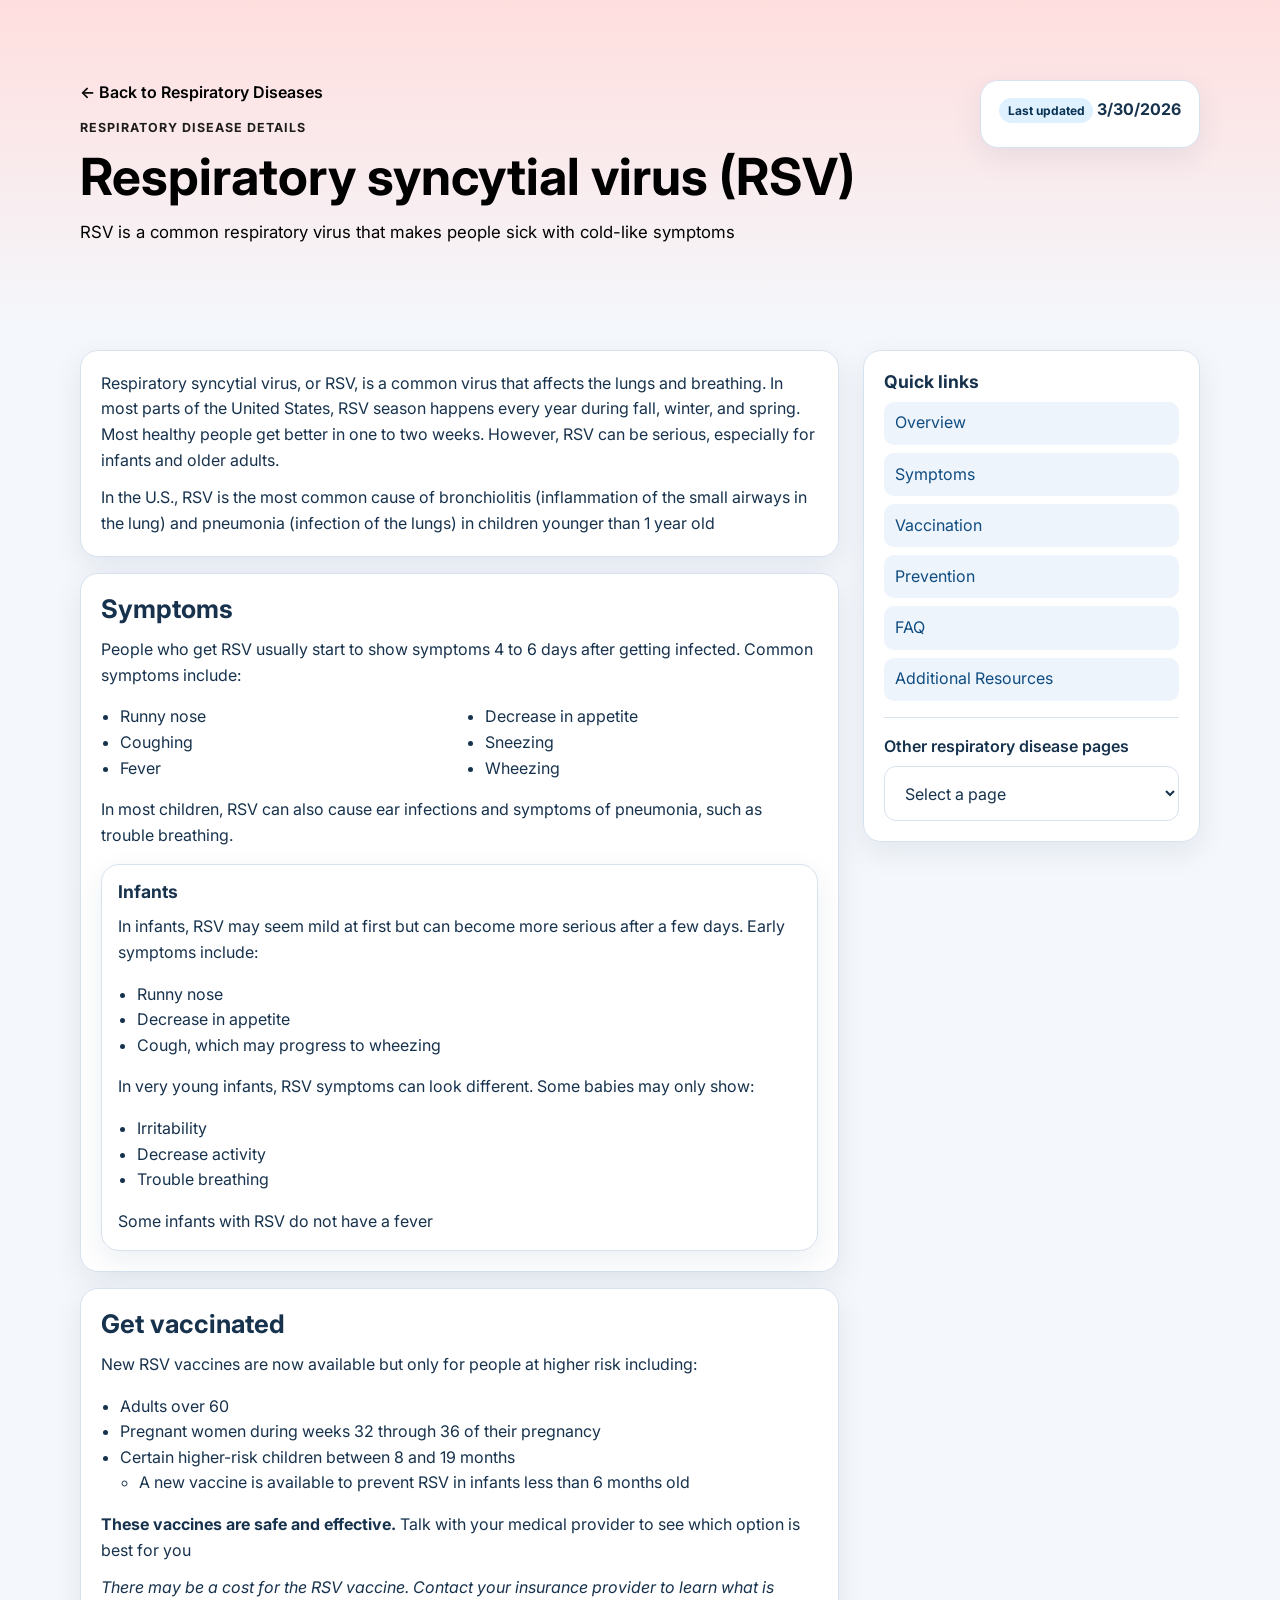
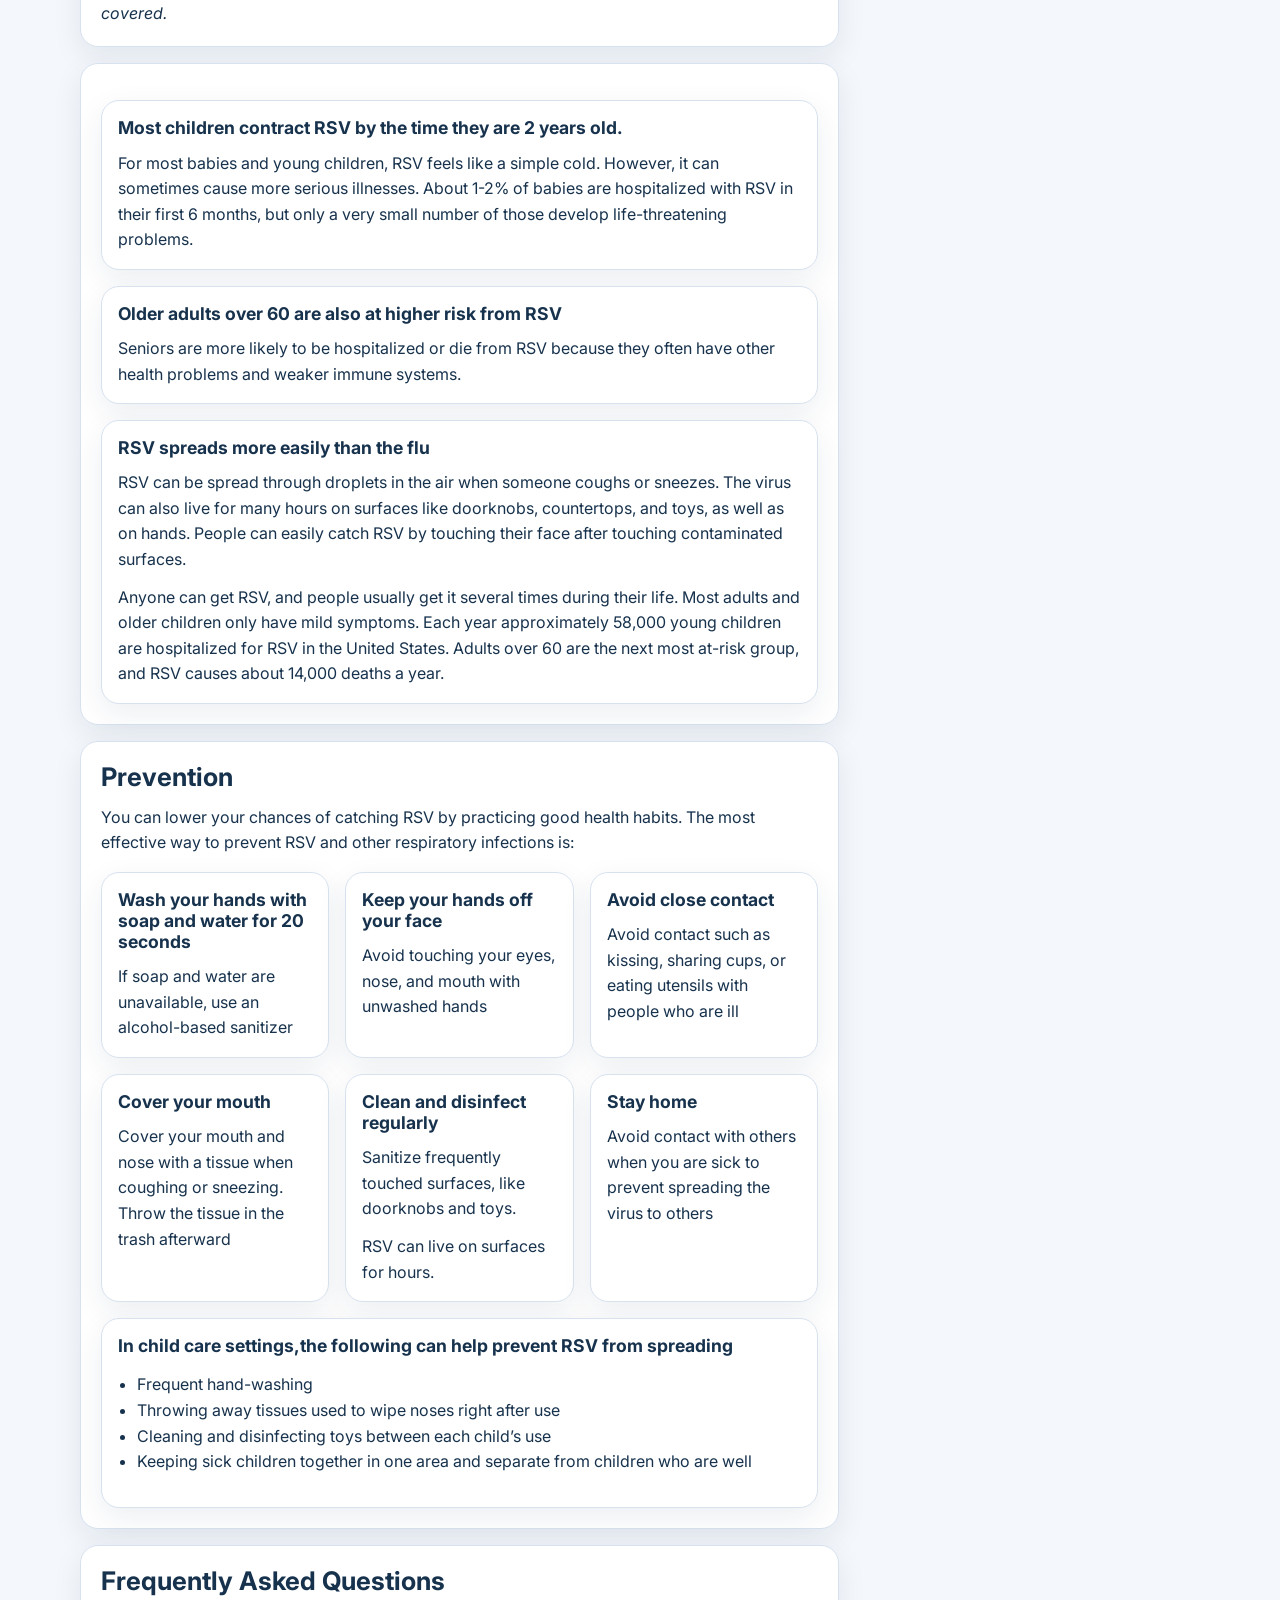
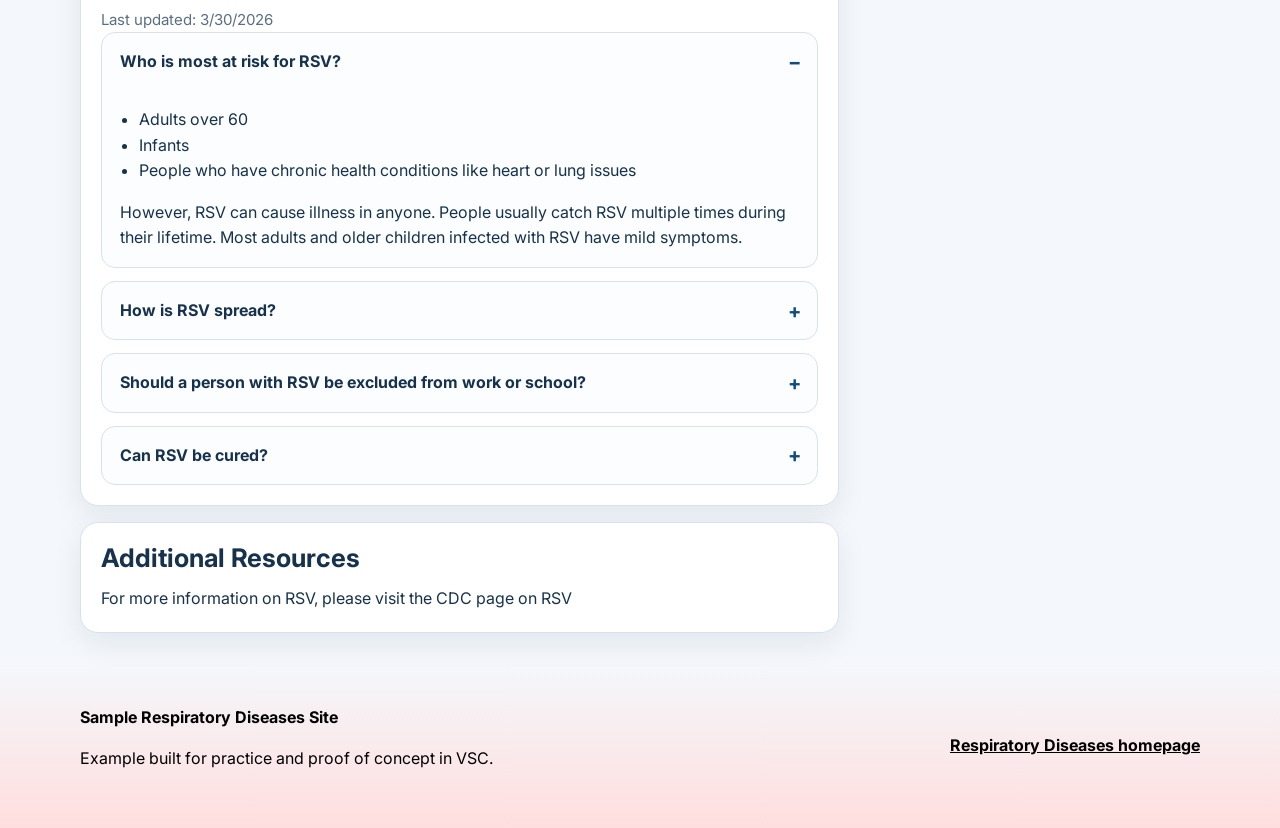
<file: rsv.html>
<!DOCTYPE html>
<html lang="en">
<head>
  <meta charset="UTF-8" />
  <meta name="viewport" content="width=device-width, initial-scale=1.0" />
  <title>RSV | Sample Department of Health</title>
  <link rel="preconnect" href="https://fonts.googleapis.com">
  <link rel="preconnect" href="https://fonts.gstatic.com" crossorigin>
  <link href="https://fonts.googleapis.com/css2?family=Inter:wght@400;500;600;700;800&display=swap" rel="stylesheet">
  <link rel="stylesheet" href="styles.css" />
</head>
<body>
  <header class="subpage-header">
    <div class="container subpage-header-inner">
      <div>
        <a class="back-link" href="index.html">← Back to Respiratory Diseases</a>
        <div class="eyebrow">Respiratory disease details</div>
        <h1>Respiratory syncytial virus (RSV)</h1>
        <p class="lede">RSV is a common respiratory virus that makes people sick with cold-like symptoms</p>
      </div>
      <div class="status-card">
        <span class="badge">Last updated</span>
        <strong>3/30/2026</strong>
      </div>
    </div>
  </header>

  <main>
    <section class="section">
      <div class="container content-grid">
        <article class="main-content">
          <section id="overview" class="content-block">
            <p>
              Respiratory syncytial virus, or RSV, is a common virus that affects the lungs and breathing. In most parts of the United States, RSV season happens every year 
              during fall, winter, and spring. Most healthy people get better in one to two weeks. However, RSV can be serious, especially for infants and older adults. 
            </p>
            <p style="margin-top:0.75rem">
              In the U.S., RSV is the most common cause of bronchiolitis (inflammation of the small airways in the lung) and pneumonia (infection of the lungs) in children younger than 1 year old
            </p>
          </section>

          <section id="symptoms" class="content-block">
            <h2>Symptoms</h2>
            <p>
              People who get RSV usually start to show symptoms 4 to 6 days after getting infected. Common symptoms include:
            </p>
            <div class="list-columns two-columns">
              <ul>
                <li>Runny nose</li>
                <li>Coughing</li>
                <li>Fever</li>
                <li>Decrease in appetite</li>
                <li>Sneezing</li>
                <li>Wheezing</li>
              </ul>
            </div>
            <p>
              In most children, RSV can also cause ear infections and symptoms of pneumonia, such as trouble breathing.
            </p>
             <div class="card-grid compact">
              <article class="info-card">
                <h3>Infants</h3>
                <p>
                  In infants, RSV may seem mild at first but can become more serious after a few days. Early symptoms include:
                </p>
                <div class="list-columns">
                  <ul>
                    <li> Runny nose</li>
                    <li> Decrease in appetite</li>
                    <li> Cough, which may progress to wheezing</li>
                  </ul>
                </div>
                <p>
                  In very young infants, RSV symptoms can look different. Some babies may only show:
                </p>
                <div class="list-columns">
                  <ul>
                    <li>Irritability</li>
                    <li>Decrease activity</li>
                    <li>Trouble breathing</li>
                  </ul>
                </div>
                <p>
                  Some infants with RSV do not have a fever
                </p>
              </article>
            </div>
          </section>

          <section id="vaccination" class="content-block">
            <h2>Get vaccinated</h2>
            <p>
              New RSV vaccines are now available but only for people at higher risk including:
            </p>
            <div class="list-columns">
                  <ul>
                    <li>Adults over 60</li>
                    <li>Pregnant women during weeks 32 through 36 of their pregnancy</li>
                    <li>Certain higher-risk children between 8 and 19 months</li>
                      <ul>
                        <li> A new vaccine is available to prevent RSV in infants less than 6 months old</li>
                      </ul>
                  </ul>
            </div>
            <p style="margin-top:0.75rem">
              <strong>These vaccines are safe and effective.</strong> Talk with your medical provider to see which option is best for you
            </p>
            <p style="margin-top:0.75rem">
              <em>
                There may be a cost for the RSV vaccine. Contact your insurance provider to learn what is covered.
              </em>
            </p>
          </section>
          <section class="content-block">
            <div class="card-grid compact">
              <article class="info-card">
                <h3>Most children contract RSV by the time they are 2 years old.</h3>
                <p>
                  For most babies and young children, RSV feels like a simple cold. However, it can sometimes cause more serious illnesses. 
                  About 1-2% of babies are hospitalized with RSV in their first 6 months, but only a very small number of those develop 
                  life-threatening problems.
                </p>
              </article>
            </div>
            <div class="card-grid compact">
              <article class="info-card">
                <h3>Older adults over 60 are also at higher risk from RSV</h3>
                <p>
                  Seniors are more likely to be hospitalized or die from RSV because they often have other health problems and weaker immune systems.
                </p>
              </article>
            </div>
            <div class="card-grid compact">
              <article class="info-card">
                <h3>RSV spreads more easily than the flu</h3>
                <p>
                  RSV can be spread through droplets in the air when someone coughs or sneezes. The virus can also live for many hours on surfaces like 
                  doorknobs, countertops, and toys, as well as on hands. People can easily catch RSV by touching their face after touching contaminated surfaces.
                </p>
                <p style="margin-top:0.75rem">
                  Anyone can get RSV, and people usually get it several times during their life. Most adults and older children only have mild symptoms. 
                  Each year approximately 58,000 young children are hospitalized for RSV in the United States. Adults over 60 are the next most at-risk group, 
                  and RSV causes about 14,000 deaths a year.
                </p>
              </article>
            </div>
          </section>

          <section id="prevention" class="content-block">
            <h2>Prevention</h2>
            <p>
              You can lower your chances of catching RSV by practicing good health habits. The most effective way to prevent RSV and other respiratory infections is:
            </p>
            <div class="card-grid compact">
              <article class="info-card">
                <h3>Wash your hands with soap and water for 20 seconds</h3>
                <p>If soap and water are unavailable, use an alcohol-based sanitizer</p>
              </article>
              <article class="info-card">
                <h3>Keep your hands off your face</h3>
                <p>Avoid touching your eyes, nose, and mouth with unwashed hands</p>
              </article>
              <article class="info-card">
                <h3>Avoid close contact</h3>
                <p>Avoid contact such as kissing, sharing cups, or eating utensils with people who are ill</p>
              </article>
              <article class="info-card">
                <h3>Cover your mouth</h3>
                <p>Cover your mouth and nose with a tissue when coughing or sneezing. Throw the tissue in the trash afterward</p>
              </article>
              <article class="info-card">
                <h3>Clean and disinfect regularly</h3>
                <p>Sanitize frequently touched surfaces, like doorknobs and toys.</p>
                <p style="margin-top:0.75rem">RSV can live on surfaces for hours. </p>
              </article>
              <article class="info-card">
                <h3>Stay home</h3>
                <p>Avoid contact with others when you are sick to prevent spreading the virus to others</p>
              </article>
            </div>
            <div class="card-grid compact">
              <article class="info-card">
                <h3>In child care settings,the following can help prevent RSV from spreading</h3>
                <ul>
                  <li>Frequent hand-washing</li>
                  <li>Throwing away tissues used to wipe noses right after use</li>
                  <li>Cleaning and disinfecting toys between each child’s use</li> 
                  <li>Keeping sick children together in one area and separate from children who are well</li>
                </ul>
              </article>
            </div>
          </section>

          <section id="faq" class="content-block">
            <h2>Frequently Asked Questions</h2>
            <p class="small-meta">Last updated: 3/30/2026</p>

            <div class="faq-list">
              <details class="faq-item" open>
                <summary>Who is most at risk for RSV?</summary>
                <div class="faq-content">
                    <ul>
                      <li> Adults over 60</li>
                      <li> Infants</li>
                      <li> People who have chronic health conditions like heart or lung issues</li>
                    </ul>
                  <p style="margin-top:0.75rem">
                    However, RSV can cause illness in anyone. People usually catch RSV multiple times during their lifetime. Most adults and older children infected with RSV have mild symptoms.
                  </p>
                </div>
              </details>

              <details class="faq-item">
                <summary>How is RSV spread?</summary>
                <div class="faq-content">
                  <p>RSV spreads from person to person through the droplets of someone who is infected. This often happens when you touch a surface or object that has the virus on it and then touch your 
                    mouth, nose, or eyes before washing your hands. It can also be spread through close contact, like being near someone who is coughing or sneezing.</p>
                </div>
              </details>
              
              <details class="faq-item">
                <summary>Should a person with RSV be excluded from work or school?</summary>
                <div class="faq-content">
                  <p>No. People with RSV do not need to stay home from work or school as long as they feel well enough to participate in their usual activities.</p>
                </div>
              </details>

              <details class="faq-item">
                <summary>Can RSV be cured?</summary>
                <div class="faq-content">
                  <p>While there is no “cure” for RSV, vaccines and proper hygiene, such as handwashing and covering coughs, can help prevent infection and protect those at higher-risk.</p>
                </div>
              </details>
            </div>
          </section>

          <section id="resources" class="content-block">
            <h2> Additional Resources</h2>
            <p>
              For more information on RSV, please visit the CDC page on RSV
            </p>
          </section>
        </article>

        <aside class="sidebar">
          <div class="panel sticky-panel">
            <h3>Quick links</h3>
            <nav class="side-nav" aria-label="COVID-19 sections">
              <a href="#overview">Overview</a>
              <a href="#symptoms">Symptoms</a>
              <a href="#vaccination">Vaccination</a>
              <a href="#prevention">Prevention</a>
              <a href="#faq">FAQ</a>
              <a href="#resources">Additional Resources</a>
            </nav>
            <hr />
            <label for="diseaseSelectSub" class="label">Other respiratory disease pages</label>
            <select id="diseaseSelectSub" class="select">
              <option value="">Select a page</option>
              <option value="index.html">Respiratory Diseases homepage</option>
              <option value="covid.html">COVID-19</option>
              <option value="Influenza.html">Influenza</option>
              <option value="legionellosis.html">Legionellosis</option>
              <option value="caregiver.html">Caregiver guidance (WIP - placeholder)</option>
            </select>
          </div>
        </aside>
      </div>
    </section>
  </main>

  <footer class="site-footer">
    <div class="container footer-inner">
      <div>
        <strong>Sample Respiratory Diseases Site</strong>
        <p>Example built for practice and proof of concept in VSC.</p>
      </div>
      <a href="index.html" class="footer-link">Respiratory Diseases homepage</a>
    </div>
  </footer>

  <script src="script.js"></script>
</body>
</html>
</file>
<file: styles.css>
:root {
  --bg: #f4f7fb;
  --surface: #ffffff;
  --surface-alt: #eef4fb;
  --text: #17324d;
  --muted: #5b6f84;
  --border: #d7e2ef;
  --brand: #0f4c81;
  --brand-dark: #093253;
  --accent: #dff0ff;
  --warning-bg: #fff4e5;
  --warning-border: #f2c97d;
  --shadow: 0 10px 30px rgba(15, 52, 83, 0.08);
  --radius: 18px;
}

* { box-sizing: border-box; }
html { scroll-behavior: smooth; }
body {
  margin: 0;
  font-family: 'Inter', system-ui, -apple-system, BlinkMacSystemFont, 'Segoe UI', sans-serif;
  background: var(--bg);
  color: var(--text);
  line-height: 1.6;
}

a { color: var(--brand); text-decoration: none; }
a:hover { text-decoration: underline; }

.container {
  width: min(1120px, calc(100% - 2rem));
  margin: 0 auto;
}

.topbar,
.subpage-header {
  background: linear-gradient(180deg, #FFDEDE, #f4f7fb);
  color: Black;
}

.topbar-inner,
.subpage-header-inner {
  display: flex;
  justify-content: space-between;
  gap: 2rem;
  align-items: flex-start;
  padding: 5rem 0;
}

.eyebrow {
  text-transform: uppercase;
  letter-spacing: 0.08em;
  font-size: 0.78rem;
  font-weight: 700;
  opacity: 0.88;
  margin-bottom: 0.5rem;
}

h1, h2, h3 {
  line-height: 1.2;
  margin: 0 0 0.75rem;
}

h1 { font-size: clamp(2.1rem, 4vw, 3.4rem); }
h2 { font-size: clamp(1.5rem, 2vw, 2rem); }
h3 { font-size: 1.1rem; }

.lede {
  max-width: 62ch;
  font-size: 1.05rem;
  margin: 0;
}

.status-card,
.panel,
.info-card,
.link-card,
.content-block,
.selector-panel {
  background: var(--surface);
  border: 1px solid var(--border);
  border-radius: var(--radius);
  box-shadow: var(--shadow);
}

.status-card {
  color: var(--text);
  min-width: 180px;
  padding: 1rem 1.1rem;
}

.badge {
  display: inline-block;
  background: var(--accent);
  color: var(--brand-dark);
  border-radius: 999px;
  padding: 0.2rem 0.55rem;
  font-size: 0.75rem;
  font-weight: 700;
  margin-bottom: 0.45rem;
}

.hero { padding: 2rem 0 1rem; }
.section { padding: 1.5rem 0 2rem; }
.section.alt { background: linear-gradient(180deg, rgba(238,244,251,0.85), rgba(244,247,251,0.65)); }

.two-col,
.content-grid,
.reporting-grid {
  display: grid;
  grid-template-columns: minmax(0, 1.65fr) minmax(290px, 0.9fr);
  gap: 1.5rem;
  align-items: start;
}

.content-grid { grid-template-columns: minmax(0, 1.8fr) minmax(260px, 0.8fr); }

.panel,
.selector-panel,
.content-block {
  padding: 1.25rem;
}

.selector-panel h3,
.panel h3 {
  margin-bottom: 0.6rem;
}

.button-row {
  display: flex;
  flex-wrap: wrap;
  gap: 0.85rem;
  margin-top: 1.25rem;
}

.button {
  display: inline-flex;
  align-items: center;
  justify-content: center;
  padding: 0.85rem 1.15rem;
  border-radius: 999px;
  font-weight: 700;
  transition: 0.2s ease;
}
.button:hover { text-decoration: none; transform: translateY(-1px); }
.button.primary { background: #ffffff; color: var(--brand-dark); }
.button.secondary { background: rgba(255,255,255,0.14); color: white; border: 1px solid rgba(255,255,255,0.32); }

.label {
  display: block;
  font-weight: 600;
  margin-bottom: 0.45rem;
}

.select {
  width: 100%;
  padding: 0.95rem 1rem;
  border-radius: 12px;
  border: 1px solid var(--border);
  background: white;
  color: var(--text);
  font: inherit;
}

.hint,
.small-meta { color: var(--muted); font-size: 0.94rem; }

.card-grid {
  display: grid;
  grid-template-columns: repeat(auto-fit, minmax(220px, 1fr));
  gap: 1rem;
  margin-top: 1rem;
}
.card-grid.compact { grid-template-columns: repeat(auto-fit, minmax(210px, 1fr)); }

.card-grid.spread {
  grid-template-columns: repeat(3, minmax(0, 1fr));
}

.info-card { padding: 1rem; }
.info-card p,
.link-card span,
.content-block p,
.panel p { margin: 0; }

.link-cards {
  display: grid;
  grid-template-columns: repeat(auto-fit, minmax(220px, 1fr));
  gap: 1rem;
  margin-top: 1rem;
}

.link-card {
  padding: 1rem;
  display: flex;
  flex-direction: column;
  gap: 0.35rem;
  min-height: 150px;
  text-decoration: none;
}

.link-card.featured {
  background: linear-gradient(180deg, #f2f8ff, #ffffff);
  border-color: #bfd6ee;
}
.link-card.muted { opacity: 0.88; }
.link-kicker {
  font-size: 0.74rem;
  text-transform: uppercase;
  letter-spacing: 0.08em;
  color: var(--muted);
  font-weight: 700;
}

.clean-list,
.attachment-list,
.main-content ul {
  padding-left: 1.2rem;
}

.main-content {
  display: grid;
  gap: 1rem;
}

.warning-block {
  background: var(--warning-bg);
  border-color: var(--warning-border);
}

.list-columns {
  width:100%;
}

.list-columns ul {
  width: 100%;
  margin: 1;
  padding-left: 1.2rem;
}

.list-columns.two-columns ul{
  columns: 2;
  column-gap: 2rem;
}

.sticky-panel {
  position: sticky;
  top: 1rem;
}

.side-nav {
  display: grid;
  gap: 0.5rem;
}
.side-nav a {
  padding: 0.55rem 0.7rem;
  border-radius: 10px;
  background: var(--surface-alt);
}
.side-nav a:hover { text-decoration: none; background: #e4eef8; }

.faq-list {
  display: grid;
  gap: 0.8rem;
}

.faq-item {
  border: 1px solid var(--border);
  border-radius: 14px;
  background: #fbfdff;
  overflow: hidden;
}

.faq-item summary {
  list-style: none;
  cursor: pointer;
  padding: 1rem 1.1rem;
  font-weight: 700;
  position: relative;
}
.faq-item summary::-webkit-details-marker { display: none; }
.faq-item summary::after {
  content: '+';
  position: absolute;
  right: 1rem;
  top: 50%;
  transform: translateY(-50%);
  font-size: 1.25rem;
  color: var(--brand);
}
.faq-item[open] summary::after { content: '−'; }
.faq-content {
  padding: 0 1.1rem 1rem;
  color: var(--text);
}

.back-link {
  display: inline-block;
  color: black;
  margin-bottom: 0.75rem;
  font-weight: 600;
  text-decoration: none;
}
.back-link:hover { text-decoration: underline; }


.site-footer {
  margin-top: 1rem 0;
  background: linear-gradient(0deg, #FFDEDE, #f4f7fb);
  color: black;
}
.footer-inner {
  padding: 2.5rem 0;
  display: flex;
  justify-content: space-between;
  gap: 0.5rem;
  align-items: center;
}
.footer-link { color: black; font-weight: 700; }

hr {
  border: none;
  border-top: 1px solid var(--border);
  margin: 1rem 0;
}

@media (max-width: 860px) {
  .topbar-inner,
  .subpage-header-inner,
  .two-col,
  .content-grid,
  .reporting-grid,
  .footer-inner,
  .list-columns {
    grid-template-columns: 1fr;
    display: grid;
  }

  .status-card { min-width: unset; }
  .sticky-panel { position: static; }
}

a {
  text-decoration: underline;
}

.side-nav a {
  text-decoration: none;
}
</file>
